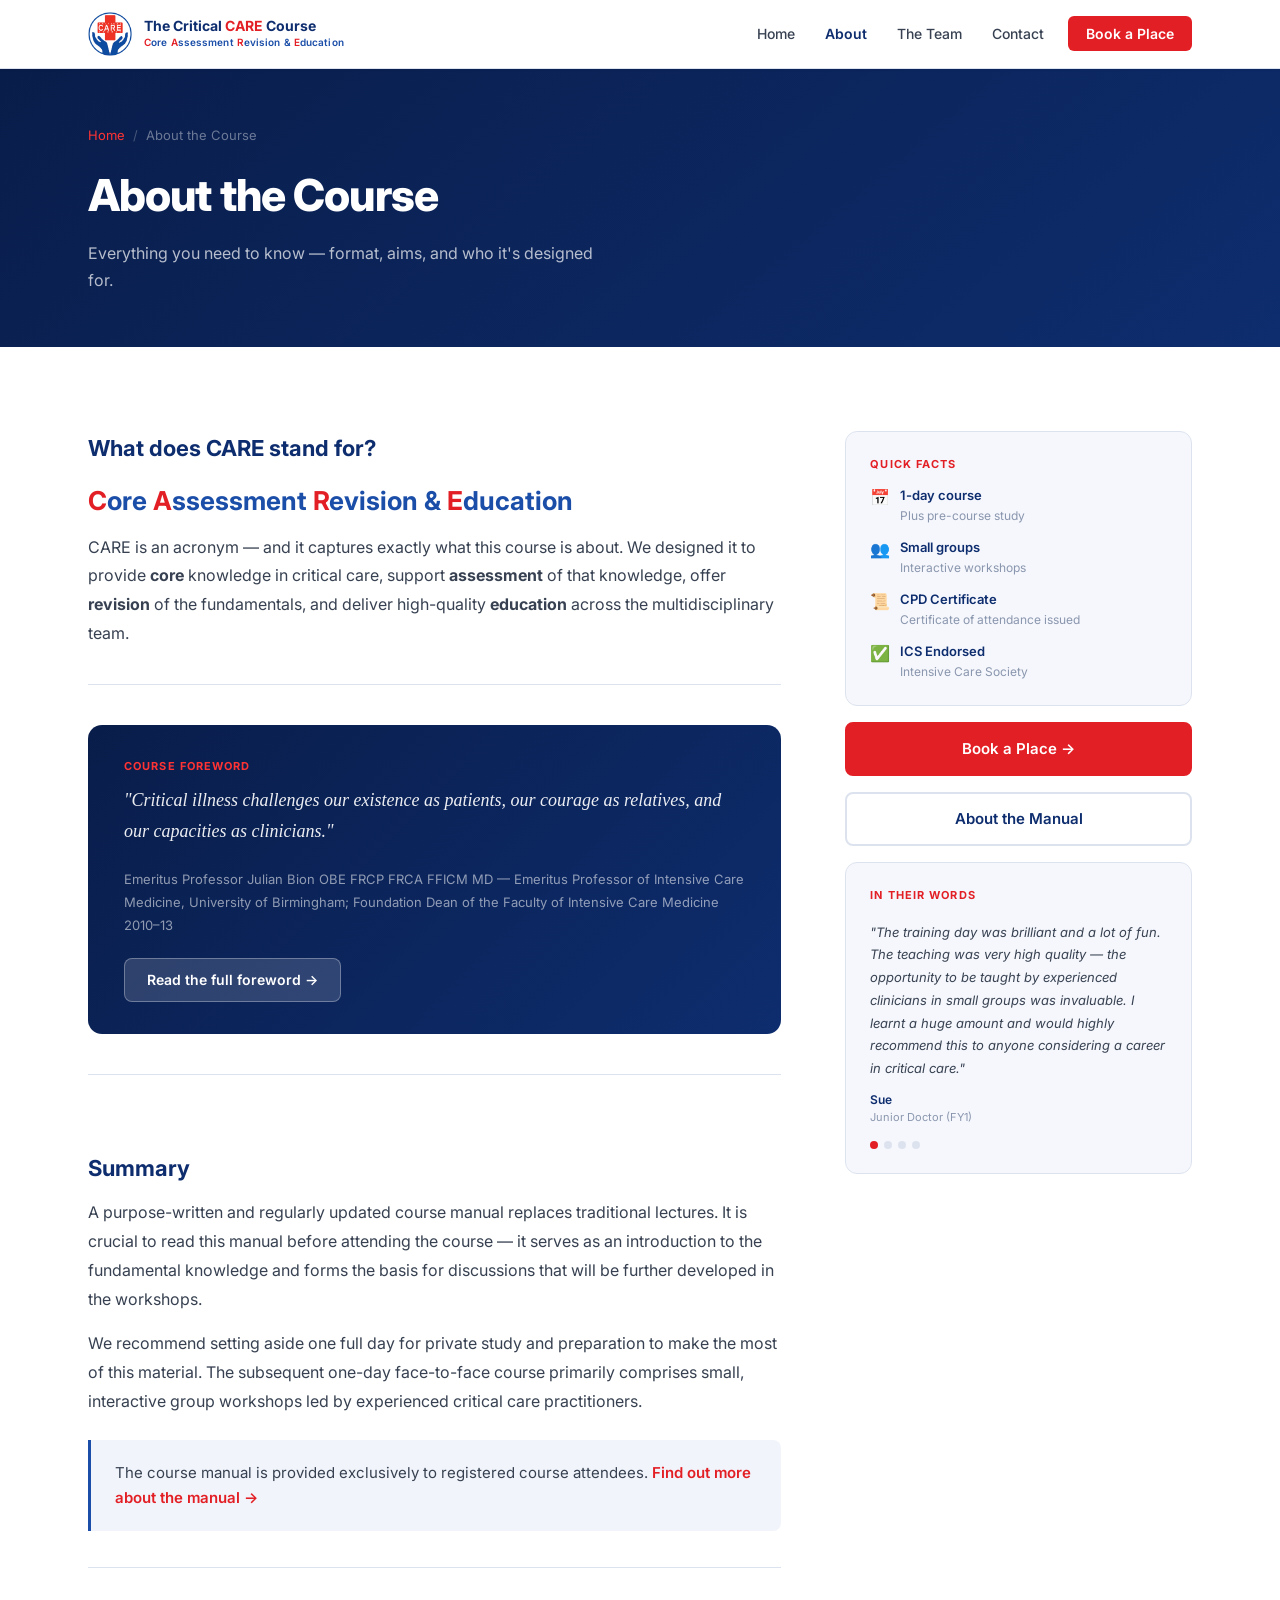
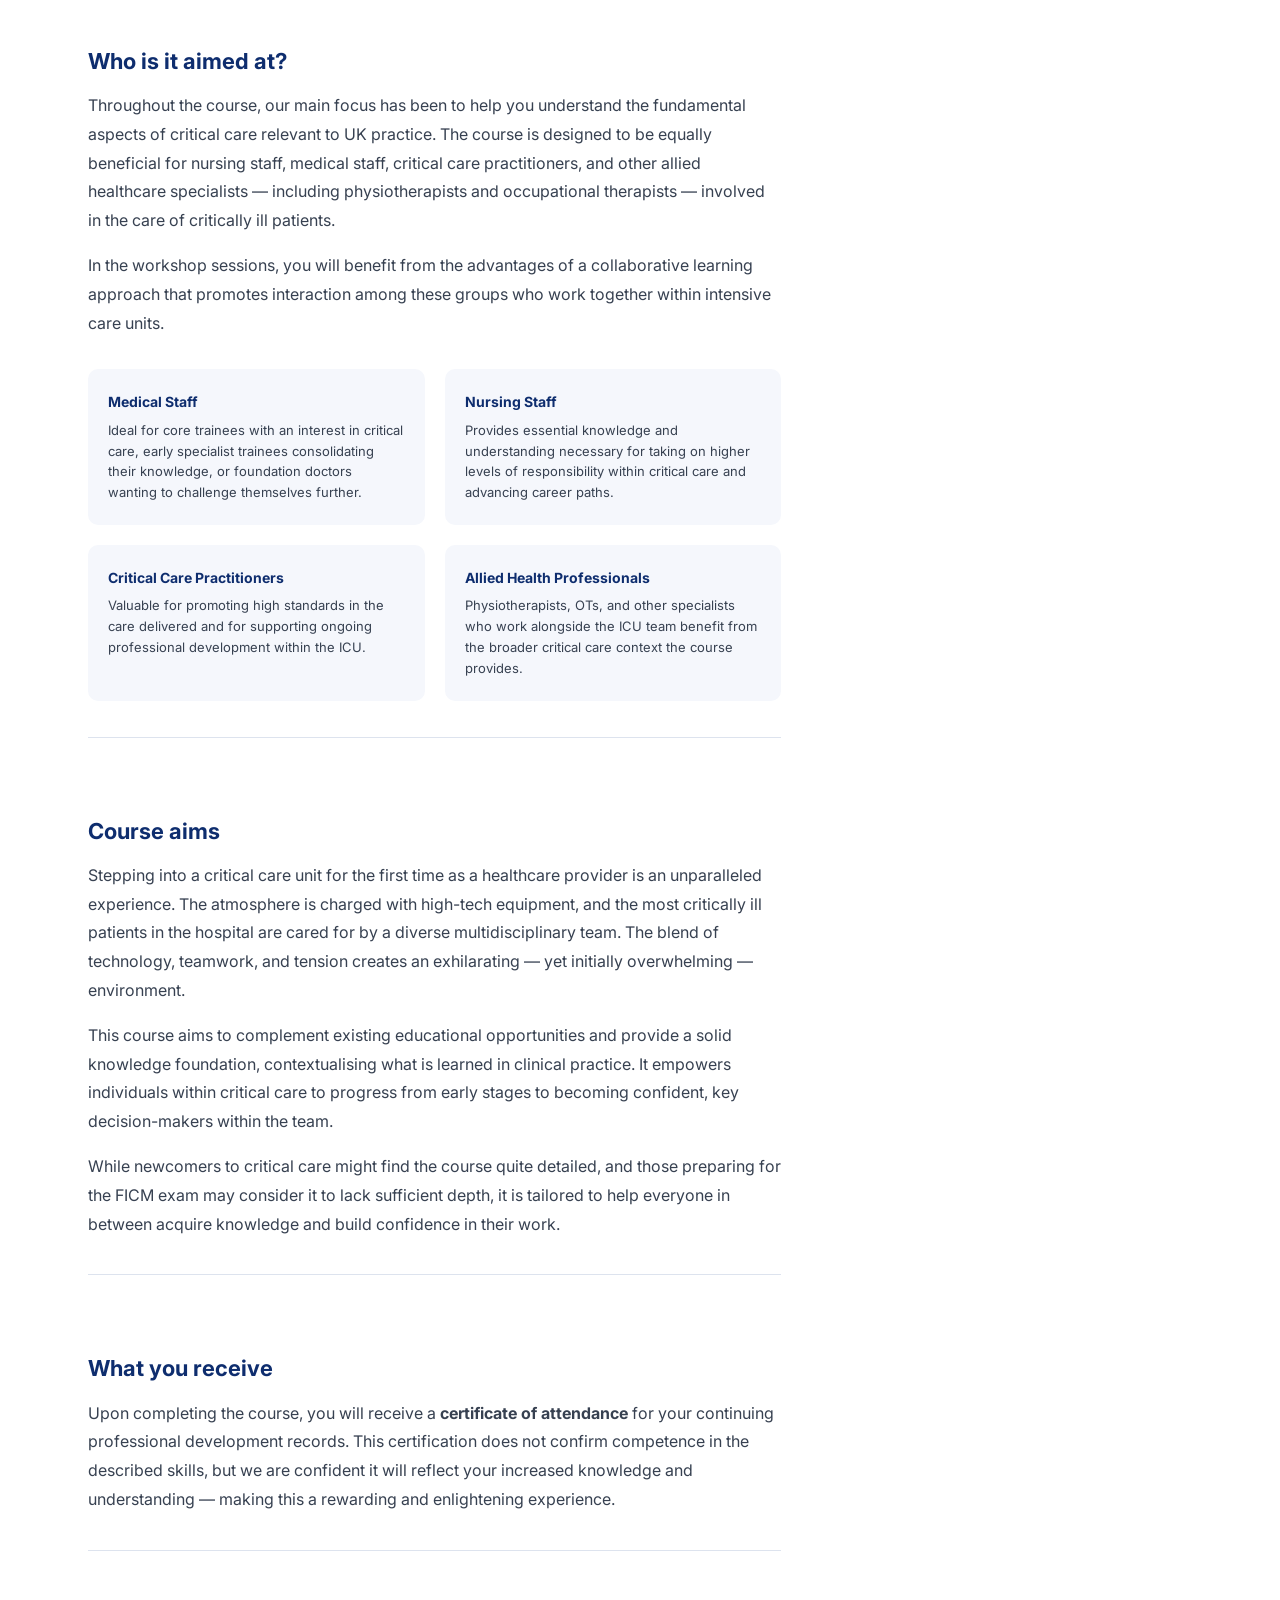
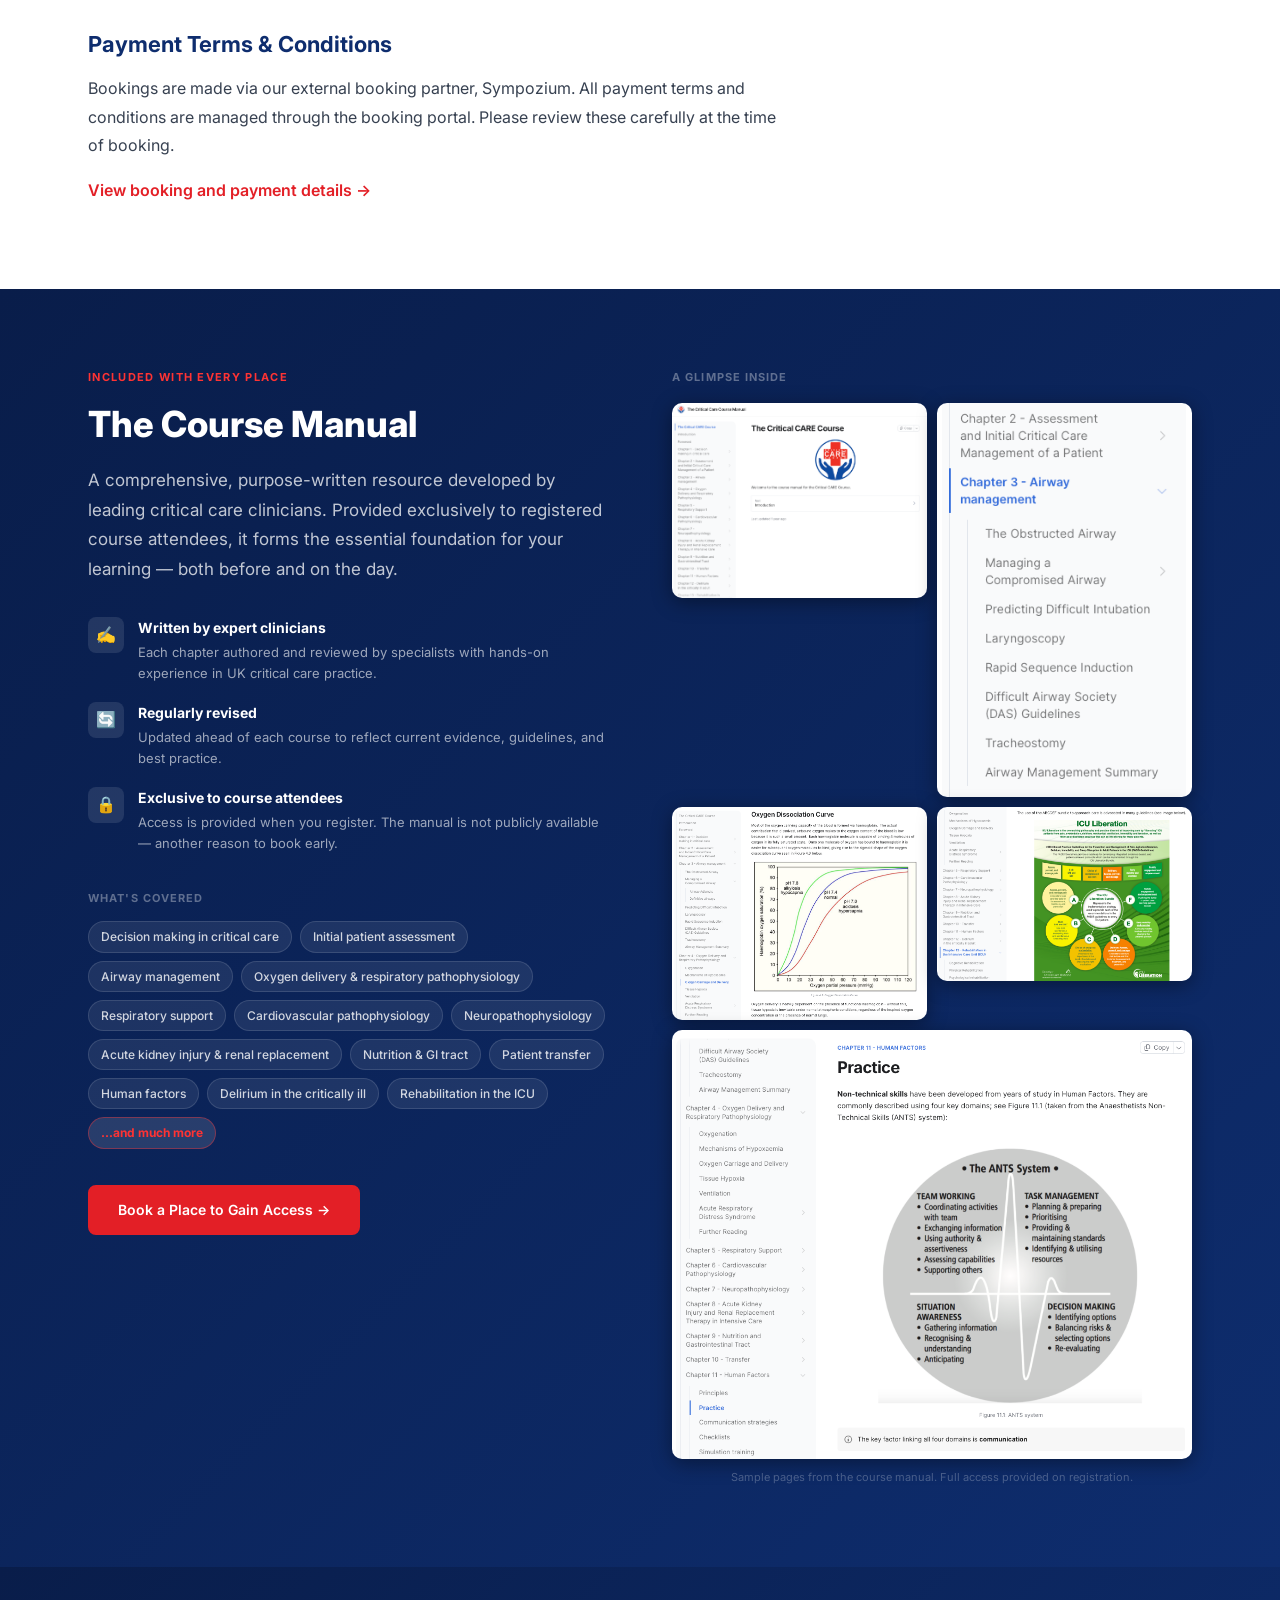
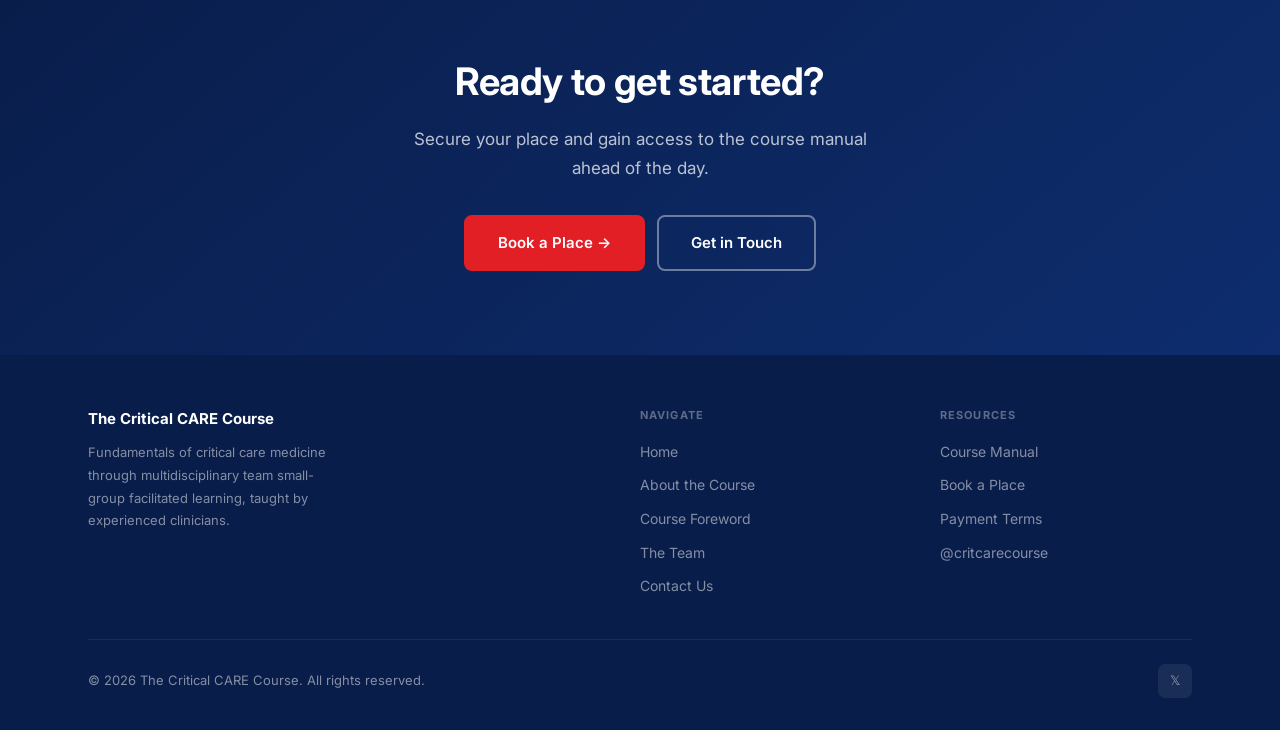
<file: about.html>
<!DOCTYPE html>
<html lang="en">
<head>
  <meta charset="UTF-8">
  <meta name="viewport" content="width=device-width, initial-scale=1.0">
  <meta name="description" content="About The Critical CARE Course — format, aims, who it's designed for, and what you'll get from attending.">
  <title>About the Course — The Critical CARE Course</title>
  <link rel="preconnect" href="https://fonts.googleapis.com">
  <link rel="preconnect" href="https://fonts.gstatic.com" crossorigin>
  <link href="https://fonts.googleapis.com/css2?family=Inter:wght@300;400;500;600;700;800&display=swap" rel="stylesheet">
  <link rel="stylesheet" href="styles.css">
</head>
<body>

  <!-- ========== NAVIGATION ========== -->
  <nav>
    <div class="container">
      <div class="nav-inner">
        <a href="index.html" class="nav-logo">
          <img src="images/Logo.png" alt="The Critical CARE Course" style="height:44px; width:auto; flex-shrink:0;">
          <div class="nav-logo-text">
            <div class="brand">The Critical <span style="color:var(--red)">CARE</span> Course</div>
            <div class="sub"><span style="color:var(--red)">C</span>ore <span style="color:var(--red)">A</span>ssessment <span style="color:var(--red)">R</span>evision &amp; <span style="color:var(--red)">E</span>ducation</div>
          </div>
        </a>
        <ul class="nav-links" id="navLinks">
          <li><a href="index.html">Home</a></li>
          <li><a href="about.html" style="color:var(--navy); font-weight:600;">About</a></li>
          <li><a href="team.html">The Team</a></li>
          <li><a href="contact.html">Contact</a></li>
          <li><a href="https://sympozium.co.uk/organisation/33307acd-b461-46ff-9f37-370a559ac1a8" target="_blank" rel="noopener" class="nav-cta">Book a Place</a></li>
        </ul>
        <button class="nav-toggle" id="navToggle" aria-label="Open menu">
          <span></span><span></span><span></span>
        </button>
      </div>
    </div>
  </nav>

  <!-- ========== PAGE HERO ========== -->
  <header class="page-hero">
    <div class="container">
      <div class="breadcrumb">
        <a href="index.html">Home</a>
        <span class="breadcrumb-sep">/</span>
        <span>About the Course</span>
      </div>
      <h1>About the Course</h1>
      <p>Everything you need to know — format, aims, and who it's designed for.</p>
    </div>
  </header>

  <!-- ========== MAIN CONTENT ========== -->
  <section>
    <div class="container">
      <div style="display:grid; grid-template-columns:2fr 1fr; gap:64px; align-items:start;">

        <!-- Left: content -->
        <div class="content-block">

          <h2>What does CARE stand for?</h2>
          <p style="font-size:clamp(18px,2.2vw,26px); font-weight:700; margin-bottom:8px;">
            <span class="acronym-text"><span class="acr">C</span>ore <span class="acr">A</span>ssessment <span class="acr">R</span>evision &amp; <span class="acr">E</span>ducation</span>
          </p>
          <p>
            CARE is an acronym — and it captures exactly what this course is about. We designed it to provide <strong>core</strong> knowledge in critical care, support <strong>assessment</strong> of that knowledge, offer <strong>revision</strong> of the fundamentals, and deliver high-quality <strong>education</strong> across the multidisciplinary team.
          </p>

          <hr class="content-hr">

          <!-- ===== FOREWORD TEASER ===== -->
          <div style="background:linear-gradient(135deg, var(--blue-deep) 0%, var(--blue-dark) 100%); border-radius:14px; padding:32px 36px; margin:40px 0;">
            <p style="font-size:11px; font-weight:700; letter-spacing:0.1em; text-transform:uppercase; color:#FF3333; margin-bottom:8px;">Course Foreword</p>
            <p style="font-family:'Georgia',serif; font-size:18px; font-style:italic; color:rgba(255,255,255,0.92); line-height:1.75; margin-bottom:20px;">
              "Critical illness challenges our existence as patients, our courage as relatives, and our capacities as clinicians."
            </p>
            <p style="font-size:13px; color:rgba(255,255,255,0.55); margin-bottom:20px;">Emeritus Professor Julian Bion OBE FRCP FRCA FFICM MD &mdash; Emeritus Professor of Intensive Care Medicine, University of Birmingham; Foundation Dean of the Faculty of Intensive Care Medicine 2010&ndash;13</p>
            <a href="foreword.html" class="btn" style="background:rgba(255,255,255,0.15); color:white; border:1px solid rgba(255,255,255,0.3); padding:10px 22px; font-size:14px; text-decoration:none; border-radius:8px; display:inline-flex; align-items:center; gap:6px; transition:background 0.2s;">Read the full foreword &rarr;</a>
          </div>

          <hr class="content-hr">

          <h2>Summary</h2>
          <p>
            A purpose-written and regularly updated course manual replaces traditional lectures. It is crucial to read this manual before attending the course — it serves as an introduction to the fundamental knowledge and forms the basis for discussions that will be further developed in the workshops.
          </p>
          <p>
            We recommend setting aside one full day for private study and preparation to make the most of this material. The subsequent one-day face-to-face course primarily comprises small, interactive group workshops led by experienced critical care practitioners.
          </p>

          <div class="info-box">
            <p>The course manual is provided exclusively to registered course attendees. <a href="#manual" style="color:var(--teal); font-weight:600;">Find out more about the manual &rarr;</a></p>
          </div>

          <hr class="content-hr">

          <h2>Who is it aimed at?</h2>
          <p>
            Throughout the course, our main focus has been to help you understand the fundamental aspects of critical care relevant to UK practice. The course is designed to be equally beneficial for nursing staff, medical staff, critical care practitioners, and other allied healthcare specialists — including physiotherapists and occupational therapists — involved in the care of critically ill patients.
          </p>
          <p>
            In the workshop sessions, you will benefit from the advantages of a collaborative learning approach that promotes interaction among these groups who work together within intensive care units.
          </p>

          <div class="two-col-grid">
            <div class="feature-item">
              <h4>Medical Staff</h4>
              <p>Ideal for core trainees with an interest in critical care, early specialist trainees consolidating their knowledge, or foundation doctors wanting to challenge themselves further.</p>
            </div>
            <div class="feature-item">
              <h4>Nursing Staff</h4>
              <p>Provides essential knowledge and understanding necessary for taking on higher levels of responsibility within critical care and advancing career paths.</p>
            </div>
            <div class="feature-item">
              <h4>Critical Care Practitioners</h4>
              <p>Valuable for promoting high standards in the care delivered and for supporting ongoing professional development within the ICU.</p>
            </div>
            <div class="feature-item">
              <h4>Allied Health Professionals</h4>
              <p>Physiotherapists, OTs, and other specialists who work alongside the ICU team benefit from the broader critical care context the course provides.</p>
            </div>
          </div>

          <hr class="content-hr">

          <h2>Course aims</h2>
          <p>
            Stepping into a critical care unit for the first time as a healthcare provider is an unparalleled experience. The atmosphere is charged with high-tech equipment, and the most critically ill patients in the hospital are cared for by a diverse multidisciplinary team. The blend of technology, teamwork, and tension creates an exhilarating — yet initially overwhelming — environment.
          </p>
          <p>
            This course aims to complement existing educational opportunities and provide a solid knowledge foundation, contextualising what is learned in clinical practice. It empowers individuals within critical care to progress from early stages to becoming confident, key decision-makers within the team.
          </p>
          <p>
            While newcomers to critical care might find the course quite detailed, and those preparing for the FICM exam may consider it to lack sufficient depth, it is tailored to help everyone in between acquire knowledge and build confidence in their work.
          </p>

          <hr class="content-hr">

          <h2>What you receive</h2>
          <p>
            Upon completing the course, you will receive a <strong>certificate of attendance</strong> for your continuing professional development records. This certification does not confirm competence in the described skills, but we are confident it will reflect your increased knowledge and understanding — making this a rewarding and enlightening experience.
          </p>

          <hr class="content-hr" id="terms">

          <h2>Payment Terms &amp; Conditions</h2>
          <p>
            Bookings are made via our external booking partner, Sympozium. All payment terms and conditions are managed through the booking portal. Please review these carefully at the time of booking.
          </p>
          <p>
            <a href="https://sympozium.co.uk/organisation/33307acd-b461-46ff-9f37-370a559ac1a8" target="_blank" rel="noopener" style="color:var(--teal); font-weight:600;">View booking and payment details &rarr;</a>
          </p>

        </div>

        <!-- Right: sidebar -->
        <div>
          <div style="position:sticky; top:88px; display:flex; flex-direction:column; gap:16px;">

            <div style="background:var(--off-white); border-radius:12px; padding:24px; border:1px solid var(--light-gray);">
              <div style="font-size:11px; font-weight:700; letter-spacing:0.1em; text-transform:uppercase; color:var(--teal); margin-bottom:12px;">Quick facts</div>
              <div style="display:flex; flex-direction:column; gap:12px;">
                <div style="display:flex; gap:10px; align-items:flex-start;">
                  <span style="font-size:16px;">📅</span>
                  <div>
                    <div style="font-size:13px; font-weight:600; color:var(--navy);">1-day course</div>
                    <div style="font-size:12px; color:var(--mid-gray);">Plus pre-course study</div>
                  </div>
                </div>
                <div style="display:flex; gap:10px; align-items:flex-start;">
                  <span style="font-size:16px;">👥</span>
                  <div>
                    <div style="font-size:13px; font-weight:600; color:var(--navy);">Small groups</div>
                    <div style="font-size:12px; color:var(--mid-gray);">Interactive workshops</div>
                  </div>
                </div>
                <div style="display:flex; gap:10px; align-items:flex-start;">
                  <span style="font-size:16px;">📜</span>
                  <div>
                    <div style="font-size:13px; font-weight:600; color:var(--navy);">CPD Certificate</div>
                    <div style="font-size:12px; color:var(--mid-gray);">Certificate of attendance issued</div>
                  </div>
                </div>
                <div style="display:flex; gap:10px; align-items:flex-start;">
                  <span style="font-size:16px;">✅</span>
                  <div>
                    <div style="font-size:13px; font-weight:600; color:var(--navy);">ICS Endorsed</div>
                    <div style="font-size:12px; color:var(--mid-gray);">Intensive Care Society</div>
                  </div>
                </div>
              </div>
            </div>

            <a href="https://sympozium.co.uk/organisation/33307acd-b461-46ff-9f37-370a559ac1a8" target="_blank" rel="noopener" class="btn btn-primary" style="width:100%; justify-content:center;">Book a Place &rarr;</a>

            <a href="#manual" class="btn btn-outline" style="width:100%; justify-content:center;">About the Manual</a>

            <!-- Rotating testimonials widget -->
            <div style="background:var(--off-white); border-radius:12px; padding:24px; border:1px solid var(--light-gray);">
              <div style="font-size:11px; font-weight:700; letter-spacing:0.1em; text-transform:uppercase; color:var(--red); margin-bottom:16px;">In their words</div>

              <div id="sidebar-testimonials" style="position:relative; min-height:140px;">

                <div class="sb-slide active">
                  <p style="font-size:13px; line-height:1.75; color:var(--body-text); font-style:italic; margin-bottom:10px;">"The training day was brilliant and a lot of fun. The teaching was very high quality — the opportunity to be taught by experienced clinicians in small groups was invaluable. I learnt a huge amount and would highly recommend this to anyone considering a career in critical care."</p>
                  <div style="font-size:12px; font-weight:600; color:var(--navy);">Sue</div>
                  <div style="font-size:11px; color:var(--mid-gray);">Junior Doctor (FY1)</div>
                </div>

                <div class="sb-slide">
                  <p style="font-size:13px; line-height:1.75; color:var(--body-text); font-style:italic; margin-bottom:10px;">"Really good, informative course pitched at the perfect level for foundation trainees. I genuinely feel that I have learnt a lot about basic principles of critical care, which can be difficult to pick up on shift when it's busy."</p>
                  <div style="font-size:12px; font-weight:600; color:var(--navy);">Jonny</div>
                  <div style="font-size:11px; color:var(--mid-gray);">Junior Doctor</div>
                </div>

                <div class="sb-slide">
                  <p style="font-size:13px; line-height:1.75; color:var(--body-text); font-style:italic; margin-bottom:10px;">"Well pitched for a CT1 in anaesthetics — the small-group format worked well with a good mixture of topics. I'm feeling more confident about starting my ICM module."</p>
                  <div style="font-size:12px; font-weight:600; color:var(--navy);">James</div>
                  <div style="font-size:11px; color:var(--mid-gray);">CT1 Anaesthetics</div>
                </div>

                <div class="sb-slide">
                  <p style="font-size:13px; line-height:1.75; color:var(--body-text); font-style:italic; margin-bottom:10px;">"Interesting, informative, useful — helped me to understand more about critical care. A really good format to learn what I needed to know."</p>
                  <div style="font-size:12px; font-weight:600; color:var(--navy);">Past delegate</div>
                  <div style="font-size:11px; color:var(--mid-gray);">Multidisciplinary team</div>
                </div>

              </div>

              <!-- dots -->
              <div id="sb-dots" style="display:flex; gap:6px; margin-top:14px;">
                <button class="sb-dot active" onclick="sbGoTo(0)" aria-label="Testimonial 1"></button>
                <button class="sb-dot" onclick="sbGoTo(1)" aria-label="Testimonial 2"></button>
                <button class="sb-dot" onclick="sbGoTo(2)" aria-label="Testimonial 3"></button>
                <button class="sb-dot" onclick="sbGoTo(3)" aria-label="Testimonial 4"></button>
              </div>

            </div>

            <style>
              .sb-slide { display:none; animation: sbFade 0.5s ease; }
              .sb-slide.active { display:block; }
              @keyframes sbFade { from {opacity:0; transform:translateY(6px)} to {opacity:1; transform:translateY(0)} }
              .sb-dot { width:8px; height:8px; border-radius:50%; border:none; background:var(--light-gray); cursor:pointer; padding:0; transition:background 0.2s; }
              .sb-dot.active { background:var(--red); }
              .sb-dot:hover { background:var(--blue); }
            </style>

            <script>
              (function() {
                var slides = document.querySelectorAll('#sidebar-testimonials .sb-slide');
                var dots   = document.querySelectorAll('#sb-dots .sb-dot');
                var current = 0, timer;

                window.sbGoTo = function(n) {
                  slides[current].classList.remove('active');
                  dots[current].classList.remove('active');
                  current = n;
                  slides[current].classList.add('active');
                  dots[current].classList.add('active');
                  clearInterval(timer);
                  timer = setInterval(sbNext, 5000);
                };

                function sbNext() { sbGoTo((current + 1) % slides.length); }
                timer = setInterval(sbNext, 5000);
              })();
            </script>

          </div>
        </div>

      </div>
    </div>
  </section>

  <!-- ========== COURSE MANUAL ========== -->
  <section id="manual" style="background:linear-gradient(135deg, var(--blue-deep) 0%, var(--blue-dark) 100%); padding:80px 0;">
    <div class="container">

      <div class="manual-grid" style="display:grid; grid-template-columns:1fr 1fr; gap:64px; align-items:start;">

        <!-- Left: about the manual -->
        <div>
          <div class="section-eyebrow" style="color:#FF3333;">Included with every place</div>
          <h2 style="font-size:36px; font-weight:800; color:#fff; margin:16px 0 20px; line-height:1.2;">The Course Manual</h2>
          <p style="font-size:17px; color:rgba(255,255,255,0.75); line-height:1.75; margin-bottom:32px;">A comprehensive, purpose-written resource developed by leading critical care clinicians. Provided exclusively to registered course attendees, it forms the essential foundation for your learning — both before and on the day.</p>

          <div style="display:flex; flex-direction:column; gap:18px; margin-bottom:36px;">
            <div style="display:flex; gap:14px; align-items:flex-start;">
              <div style="width:36px; height:36px; border-radius:8px; background:rgba(255,255,255,0.1); display:flex; align-items:center; justify-content:center; flex-shrink:0; font-size:16px;">✍️</div>
              <div>
                <div style="font-size:14px; font-weight:700; color:#fff; margin-bottom:3px;">Written by expert clinicians</div>
                <div style="font-size:13px; color:rgba(255,255,255,0.6); line-height:1.6;">Each chapter authored and reviewed by specialists with hands-on experience in UK critical care practice.</div>
              </div>
            </div>
            <div style="display:flex; gap:14px; align-items:flex-start;">
              <div style="width:36px; height:36px; border-radius:8px; background:rgba(255,255,255,0.1); display:flex; align-items:center; justify-content:center; flex-shrink:0; font-size:16px;">🔄</div>
              <div>
                <div style="font-size:14px; font-weight:700; color:#fff; margin-bottom:3px;">Regularly revised</div>
                <div style="font-size:13px; color:rgba(255,255,255,0.6); line-height:1.6;">Updated ahead of each course to reflect current evidence, guidelines, and best practice.</div>
              </div>
            </div>
            <div style="display:flex; gap:14px; align-items:flex-start;">
              <div style="width:36px; height:36px; border-radius:8px; background:rgba(255,255,255,0.1); display:flex; align-items:center; justify-content:center; flex-shrink:0; font-size:16px;">🔒</div>
              <div>
                <div style="font-size:14px; font-weight:700; color:#fff; margin-bottom:3px;">Exclusive to course attendees</div>
                <div style="font-size:13px; color:rgba(255,255,255,0.6); line-height:1.6;">Access is provided when you register. The manual is not publicly available — another reason to book early.</div>
              </div>
            </div>
          </div>

          <!-- Chapter list -->
          <div style="font-size:11px; font-weight:700; letter-spacing:0.1em; text-transform:uppercase; color:rgba(255,255,255,0.35); margin-bottom:14px;">What's covered</div>
          <div style="display:flex; flex-wrap:wrap; gap:8px; margin-bottom:12px;">
            <span style="background:rgba(255,255,255,0.08); border:1px solid rgba(255,255,255,0.12); color:rgba(255,255,255,0.8); padding:5px 12px; border-radius:20px; font-size:12px; font-weight:500;">Decision making in critical care</span>
            <span style="background:rgba(255,255,255,0.08); border:1px solid rgba(255,255,255,0.12); color:rgba(255,255,255,0.8); padding:5px 12px; border-radius:20px; font-size:12px; font-weight:500;">Initial patient assessment</span>
            <span style="background:rgba(255,255,255,0.08); border:1px solid rgba(255,255,255,0.12); color:rgba(255,255,255,0.8); padding:5px 12px; border-radius:20px; font-size:12px; font-weight:500;">Airway management</span>
            <span style="background:rgba(255,255,255,0.08); border:1px solid rgba(255,255,255,0.12); color:rgba(255,255,255,0.8); padding:5px 12px; border-radius:20px; font-size:12px; font-weight:500;">Oxygen delivery &amp; respiratory pathophysiology</span>
            <span style="background:rgba(255,255,255,0.08); border:1px solid rgba(255,255,255,0.12); color:rgba(255,255,255,0.8); padding:5px 12px; border-radius:20px; font-size:12px; font-weight:500;">Respiratory support</span>
            <span style="background:rgba(255,255,255,0.08); border:1px solid rgba(255,255,255,0.12); color:rgba(255,255,255,0.8); padding:5px 12px; border-radius:20px; font-size:12px; font-weight:500;">Cardiovascular pathophysiology</span>
            <span style="background:rgba(255,255,255,0.08); border:1px solid rgba(255,255,255,0.12); color:rgba(255,255,255,0.8); padding:5px 12px; border-radius:20px; font-size:12px; font-weight:500;">Neuropathophysiology</span>
            <span style="background:rgba(255,255,255,0.08); border:1px solid rgba(255,255,255,0.12); color:rgba(255,255,255,0.8); padding:5px 12px; border-radius:20px; font-size:12px; font-weight:500;">Acute kidney injury &amp; renal replacement</span>
            <span style="background:rgba(255,255,255,0.08); border:1px solid rgba(255,255,255,0.12); color:rgba(255,255,255,0.8); padding:5px 12px; border-radius:20px; font-size:12px; font-weight:500;">Nutrition &amp; GI tract</span>
            <span style="background:rgba(255,255,255,0.08); border:1px solid rgba(255,255,255,0.12); color:rgba(255,255,255,0.8); padding:5px 12px; border-radius:20px; font-size:12px; font-weight:500;">Patient transfer</span>
            <span style="background:rgba(255,255,255,0.08); border:1px solid rgba(255,255,255,0.12); color:rgba(255,255,255,0.8); padding:5px 12px; border-radius:20px; font-size:12px; font-weight:500;">Human factors</span>
            <span style="background:rgba(255,255,255,0.08); border:1px solid rgba(255,255,255,0.12); color:rgba(255,255,255,0.8); padding:5px 12px; border-radius:20px; font-size:12px; font-weight:500;">Delirium in the critically ill</span>
            <span style="background:rgba(255,255,255,0.08); border:1px solid rgba(255,255,255,0.12); color:rgba(255,255,255,0.8); padding:5px 12px; border-radius:20px; font-size:12px; font-weight:500;">Rehabilitation in the ICU</span>
            <span style="background:rgba(255,255,255,0.12); border:1px solid rgba(255,51,51,0.4); color:#FF3333; padding:5px 12px; border-radius:20px; font-size:12px; font-weight:700;">...and much more</span>
          </div>

          <a href="https://sympozium.co.uk/organisation/33307acd-b461-46ff-9f37-370a559ac1a8" target="_blank" rel="noopener" class="btn btn-primary" style="margin-top:24px; font-size:14px; padding:12px 28px;">Book a Place to Gain Access &rarr;</a>
        </div>

        <!-- Right: manual preview screenshots -->
        <div>
          <div style="font-size:11px; font-weight:700; letter-spacing:0.1em; text-transform:uppercase; color:rgba(255,255,255,0.35); margin-bottom:16px;">A glimpse inside</div>

          <div class="manual-gallery" style="display:grid; grid-template-columns:1fr 1fr; gap:10px;">
            <img src="images/manual-preview-1.png" alt="Course manual — table of contents" style="width:100%; display:block; border-radius:10px; box-shadow:0 4px 20px rgba(0,0,0,0.4);">
            <img src="images/manual-preview-2.png" alt="Course manual — chapter contents" style="width:100%; display:block; border-radius:10px; box-shadow:0 4px 20px rgba(0,0,0,0.4);">
            <img src="images/manual-preview-3.png" alt="Course manual — oxygen dissociation curve" style="width:100%; display:block; border-radius:10px; box-shadow:0 4px 20px rgba(0,0,0,0.4);">
            <img src="images/manual-preview-4.png" alt="Course manual — ICU Liberation bundle" style="width:100%; display:block; border-radius:10px; box-shadow:0 4px 20px rgba(0,0,0,0.4);">
            <img src="images/manual-preview-5.png" alt="Course manual — human factors" style="width:100%; display:block; border-radius:10px; box-shadow:0 4px 20px rgba(0,0,0,0.4); grid-column:1/-1;">
          </div>
          <p style="font-size:11px; color:rgba(255,255,255,0.25); margin-top:10px; text-align:center;">Sample pages from the course manual. Full access provided on registration.</p>
        </div>

      </div>
    </div>
  </section>

  <!-- ========== CTA ========== -->
  <section class="cta-section">
    <div class="container">
      <h2>Ready to get started?</h2>
      <p>Secure your place and gain access to the course manual ahead of the day.</p>
      <div style="display:flex; gap:12px; justify-content:center; flex-wrap:wrap;">
        <a href="https://sympozium.co.uk/organisation/33307acd-b461-46ff-9f37-370a559ac1a8" target="_blank" rel="noopener" class="btn btn-primary" style="font-size:15px; padding:14px 32px;">Book a Place &rarr;</a>
        <a href="contact.html" class="btn btn-outline-white" style="font-size:15px; padding:14px 32px;">Get in Touch</a>
      </div>
    </div>
  </section>

  <!-- ========== FOOTER ========== -->
  <footer>
    <div class="container">
      <div class="footer-grid">
        <div class="footer-brand">
          <div class="footer-brand-name">The Critical CARE Course</div>
          <p>Fundamentals of critical care medicine through multidisciplinary team small-group facilitated learning, taught by experienced clinicians.</p>
        </div>
        <div>
          <h4>Navigate</h4>
          <ul class="footer-links">
            <li><a href="index.html">Home</a></li>
            <li><a href="about.html">About the Course</a></li>
            <li><a href="foreword.html">Course Foreword</a></li>
            <li><a href="team.html">The Team</a></li>
            <li><a href="contact.html">Contact Us</a></li>
          </ul>
        </div>
        <div>
          <h4>Resources</h4>
          <ul class="footer-links">
            <li><a href="about.html#manual">Course Manual</a></li>
            <li><a href="https://sympozium.co.uk/organisation/33307acd-b461-46ff-9f37-370a559ac1a8" target="_blank" rel="noopener">Book a Place</a></li>
            <li><a href="about.html#terms">Payment Terms</a></li>
            <li><a href="https://twitter.com/critcarecourse" target="_blank" rel="noopener">@critcarecourse</a></li>
          </ul>
        </div>
      </div>
      <div class="footer-bottom">
        <span>&copy; 2026 The Critical CARE Course. All rights reserved.</span>
        <div class="footer-social">
          <a href="https://twitter.com/critcarecourse" target="_blank" rel="noopener" class="social-link" aria-label="Twitter / X">&#120143;</a>
        </div>
      </div>
    </div>
  </footer>

  <script>
    const toggle = document.getElementById('navToggle');
    const links  = document.getElementById('navLinks');
    toggle.addEventListener('click', () => links.classList.toggle('open'));
    links.querySelectorAll('a').forEach(a => a.addEventListener('click', () => links.classList.remove('open')));
  </script>

  <style>
    @media (max-width: 860px) {
      .container > div[style*="grid-template-columns:2fr 1fr"] {
        display: block !important;
      }
      .content-block { max-width: 100%; margin-bottom: 40px; }
      .manual-grid {
        display: block !important;
      }
      .manual-grid > div:first-child {
        margin-bottom: 40px;
      }
    }
    @media (max-width: 600px) {
      .manual-gallery {
        grid-template-columns: 1fr !important;
      }
    }
  </style>

</body>
</html>
</file>
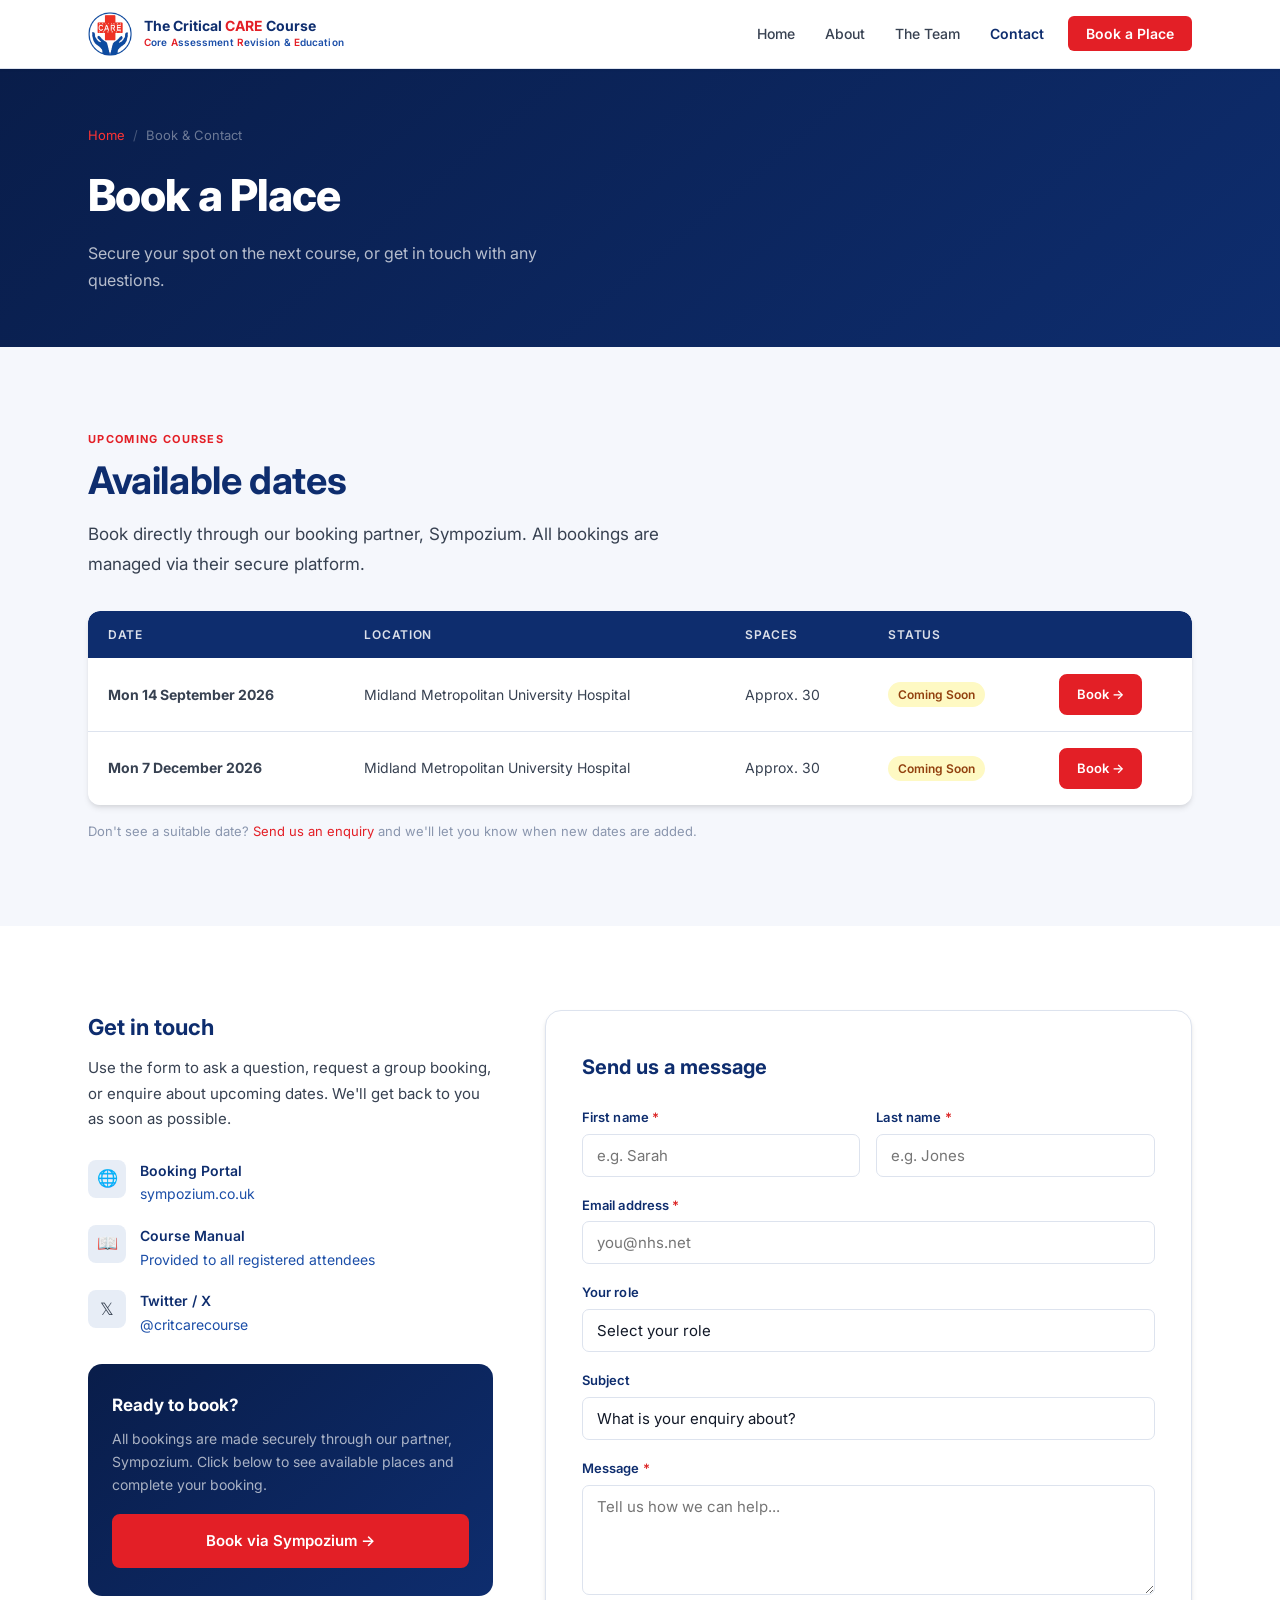
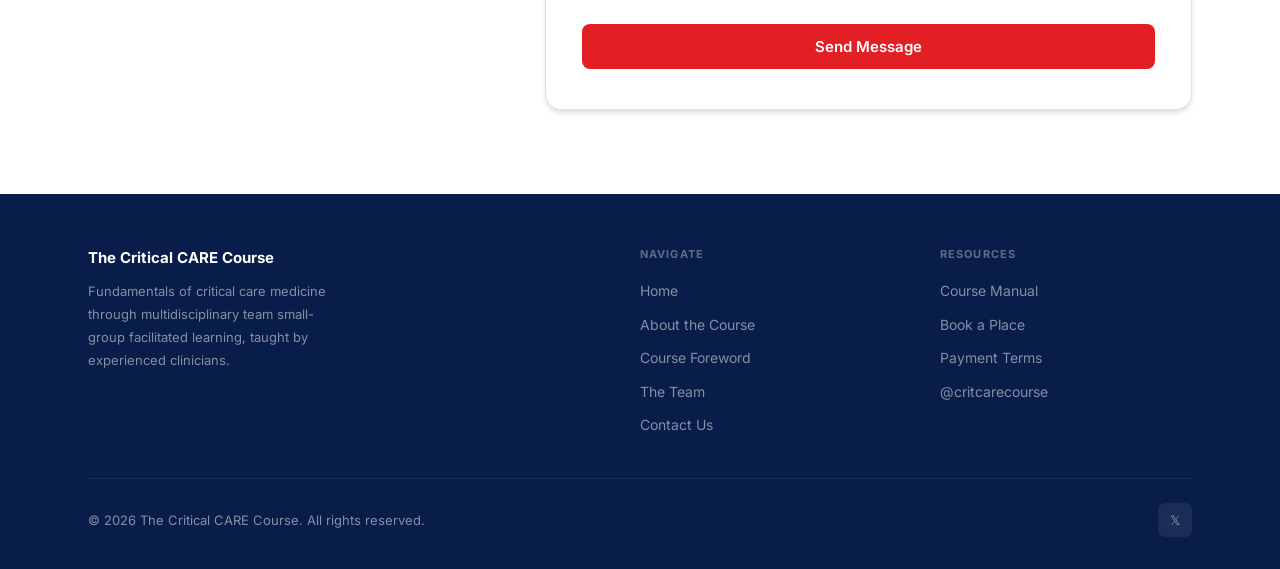
<file: contact.html>
<!DOCTYPE html>
<html lang="en">
<head>
  <meta charset="UTF-8">
  <meta name="viewport" content="width=device-width, initial-scale=1.0">
  <meta name="description" content="Book a place on The Critical CARE Course or get in touch with the team.">
  <title>Book &amp; Contact — The Critical CARE Course</title>
  <link rel="preconnect" href="https://fonts.googleapis.com">
  <link rel="preconnect" href="https://fonts.gstatic.com" crossorigin>
  <link href="https://fonts.googleapis.com/css2?family=Inter:wght@300;400;500;600;700;800&display=swap" rel="stylesheet">
  <link rel="stylesheet" href="styles.css">
</head>
<body>

  <!-- ========== NAVIGATION ========== -->
  <nav>
    <div class="container">
      <div class="nav-inner">
        <a href="index.html" class="nav-logo">
          <img src="images/Logo.png" alt="The Critical CARE Course" style="height:44px; width:auto; flex-shrink:0;">
          <div class="nav-logo-text">
            <div class="brand">The Critical <span style="color:var(--red)">CARE</span> Course</div>
            <div class="sub"><span style="color:var(--red)">C</span>ore <span style="color:var(--red)">A</span>ssessment <span style="color:var(--red)">R</span>evision &amp; <span style="color:var(--red)">E</span>ducation</div>
          </div>
        </a>
        <ul class="nav-links" id="navLinks">
          <li><a href="index.html">Home</a></li>
          <li><a href="about.html">About</a></li>
          <li><a href="team.html">The Team</a></li>
          <li><a href="contact.html" style="color:var(--navy); font-weight:600;">Contact</a></li>
          <li><a href="https://sympozium.co.uk/organisation/33307acd-b461-46ff-9f37-370a559ac1a8" target="_blank" rel="noopener" class="nav-cta">Book a Place</a></li>
        </ul>
        <button class="nav-toggle" id="navToggle" aria-label="Open menu">
          <span></span><span></span><span></span>
        </button>
      </div>
    </div>
  </nav>

  <!-- ========== PAGE HERO ========== -->
  <header class="page-hero">
    <div class="container">
      <div class="breadcrumb">
        <a href="index.html">Home</a>
        <span class="breadcrumb-sep">/</span>
        <span>Book &amp; Contact</span>
      </div>
      <h1>Book a Place</h1>
      <p>Secure your spot on the next course, or get in touch with any questions.</p>
    </div>
  </header>

  <!-- ========== UPCOMING DATES ========== -->
  <section class="dates-section">
    <div class="container">
      <div class="section-eyebrow">Upcoming Courses</div>
      <h2 class="section-title">Available dates</h2>
      <p class="section-lead" style="margin-bottom:32px;">Book directly through our booking partner, Sympozium. All bookings are managed via their secure platform.</p>

      <!--
        ======================================================
        HOW TO UPDATE COURSE DATES:
        Edit the rows in the <tbody> below.
        - Change the date, location, and spaces in each <td>.
        - For the status badge, use one of:
            <span class="status-badge status-open">Open</span>
            <span class="status-badge status-limited">Limited spaces</span>
            <span class="status-badge status-full">Full</span>
        - To add a row, copy a <tr>...</tr> block and edit it.
        - To remove a date, delete the <tr>...</tr> block.
        ======================================================
      -->
      <div class="dates-table-wrap">
        <table class="dates-table">
          <thead>
            <tr>
              <th>Date</th>
              <th>Location</th>
              <th>Spaces</th>
              <th>Status</th>
              <th></th>
            </tr>
          </thead>
          <tbody>
            <!-- ===== ADD / EDIT COURSE DATES BELOW ===== -->
            <tr>
              <td><strong>Mon 14 September 2026</strong></td>
              <td>Midland Metropolitan University Hospital</td>
              <td>Approx. 30</td>
              <td><span class="status-badge status-limited">Coming Soon</span></td>
              <td><a href="https://sympozium.co.uk/organisation/33307acd-b461-46ff-9f37-370a559ac1a8" target="_blank" rel="noopener" class="btn btn-primary" style="padding:8px 16px; font-size:13px;">Book &rarr;</a></td>
            </tr>
            <tr>
              <td><strong>Mon 7 December 2026</strong></td>
              <td>Midland Metropolitan University Hospital</td>
              <td>Approx. 30</td>
              <td><span class="status-badge status-limited">Coming Soon</span></td>
              <td><a href="https://sympozium.co.uk/organisation/33307acd-b461-46ff-9f37-370a559ac1a8" target="_blank" rel="noopener" class="btn btn-primary" style="padding:8px 16px; font-size:13px;">Book &rarr;</a></td>
            </tr>
            <!-- ===== END COURSE DATES ===== -->
          </tbody>
        </table>
      </div>

      <p style="font-size:13px; color:var(--mid-gray); margin-top:16px;">
        Don't see a suitable date? <a href="#enquiry-form" style="color:var(--teal);">Send us an enquiry</a> and we'll let you know when new dates are added.
      </p>
    </div>
  </section>

  <!-- ========== CONTACT ========== -->
  <section id="enquiry-form">
    <div class="container">
      <div class="contact-layout">

        <!-- Aside -->
        <div class="contact-aside">
          <h2>Get in touch</h2>
          <p>Use the form to ask a question, request a group booking, or enquire about upcoming dates. We'll get back to you as soon as possible.</p>

          <div class="contact-item">
            <div class="contact-item-icon">🌐</div>
            <div class="contact-item-text">
              <strong>Booking Portal</strong>
              <a href="https://sympozium.co.uk/organisation/33307acd-b461-46ff-9f37-370a559ac1a8" target="_blank" rel="noopener">sympozium.co.uk</a>
            </div>
          </div>

          <div class="contact-item">
            <div class="contact-item-icon">📖</div>
            <div class="contact-item-text">
              <strong>Course Manual</strong>
              <a href="about.html#manual">Provided to all registered attendees</a>
            </div>
          </div>

          <div class="contact-item">
            <div class="contact-item-icon">𝕏</div>
            <div class="contact-item-text">
              <strong>Twitter / X</strong>
              <a href="https://twitter.com/critcarecourse" target="_blank" rel="noopener">@critcarecourse</a>
            </div>
          </div>

          <div class="book-cta-box">
            <h3>Ready to book?</h3>
            <p>All bookings are made securely through our partner, Sympozium. Click below to see available places and complete your booking.</p>
            <a href="https://sympozium.co.uk/organisation/33307acd-b461-46ff-9f37-370a559ac1a8" target="_blank" rel="noopener" class="btn btn-primary">Book via Sympozium &rarr;</a>
          </div>
        </div>

        <!-- Form -->
        <div class="form-card">
          <h3>Send us a message</h3>

          <!--
            ======================================================
            CONTACT FORM SETUP (Formspree):
            1. Go to https://formspree.io and create a free account.
            2. Create a new form — you'll receive a form endpoint URL like:
               https://formspree.io/f/xxxxxxxx
            3. Replace the action="..." value below with your endpoint.
            4. Formspree will email you each submission at no cost
               (up to 50 submissions/month on the free tier).
            ======================================================
          -->
          <form
            action="https://formspree.io/f/YOUR_FORM_ID"
            method="POST"
            id="contactForm"
          >
            <!-- Honeypot anti-spam field (hidden) -->
            <input type="text" name="_gotcha" style="display:none;">

            <div class="form-row">
              <div class="form-group">
                <label for="firstName">First name <span style="color:#dc2626;">*</span></label>
                <input type="text" id="firstName" name="firstName" required autocomplete="given-name" placeholder="e.g. Sarah">
              </div>
              <div class="form-group">
                <label for="lastName">Last name <span style="color:#dc2626;">*</span></label>
                <input type="text" id="lastName" name="lastName" required autocomplete="family-name" placeholder="e.g. Jones">
              </div>
            </div>

            <div class="form-group">
              <label for="email">Email address <span style="color:#dc2626;">*</span></label>
              <input type="email" id="email" name="email" required autocomplete="email" placeholder="you@nhs.net">
            </div>

            <div class="form-group">
              <label for="role">Your role</label>
              <select id="role" name="role">
                <option value="" disabled selected>Select your role</option>
                <option>Foundation Doctor (FY1 / FY2)</option>
                <option>Core Trainee</option>
                <option>Specialist Trainee</option>
                <option>Consultant</option>
                <option>Nursing Staff</option>
                <option>Critical Care Practitioner</option>
                <option>Allied Health Professional</option>
                <option>Other</option>
              </select>
            </div>

            <div class="form-group">
              <label for="subject">Subject</label>
              <select id="subject" name="subject">
                <option value="" disabled selected>What is your enquiry about?</option>
                <option>Course booking</option>
                <option>Group / departmental booking</option>
                <option>Upcoming dates</option>
                <option>Course content</option>
                <option>Course manual</option>
                <option>Other</option>
              </select>
            </div>

            <div class="form-group">
              <label for="message">Message <span style="color:#dc2626;">*</span></label>
              <textarea id="message" name="message" required placeholder="Tell us how we can help..."></textarea>
            </div>

            <button type="submit" class="form-submit" id="submitBtn">Send Message</button>


          </form>

          <!-- Success message (shown after submission) -->
          <div id="successMsg" style="display:none; text-align:center; padding:48px 24px;">
            <div style="width:64px; height:64px; border-radius:50%; background:linear-gradient(135deg, var(--blue) 0%, var(--blue-dark) 100%); display:flex; align-items:center; justify-content:center; margin:0 auto 20px; font-size:28px; color:#fff;">✓</div>
            <h3 style="font-size:22px; font-weight:700; color:var(--navy); margin-bottom:10px;">Thanks for your message!</h3>
            <p style="font-size:15px; color:var(--body-text); line-height:1.7;">We'll be in touch soon.</p>
          </div>

        </div>
      </div>
    </div>
  </section>

  <!-- ========== FOOTER ========== -->
  <footer>
    <div class="container">
      <div class="footer-grid">
        <div class="footer-brand">
          <div class="footer-brand-name">The Critical CARE Course</div>
          <p>Fundamentals of critical care medicine through multidisciplinary team small-group facilitated learning, taught by experienced clinicians.</p>
        </div>
        <div>
          <h4>Navigate</h4>
          <ul class="footer-links">
            <li><a href="index.html">Home</a></li>
            <li><a href="about.html">About the Course</a></li>
            <li><a href="foreword.html">Course Foreword</a></li>
            <li><a href="team.html">The Team</a></li>
            <li><a href="contact.html">Contact Us</a></li>
          </ul>
        </div>
        <div>
          <h4>Resources</h4>
          <ul class="footer-links">
            <li><a href="about.html#manual">Course Manual</a></li>
            <li><a href="https://sympozium.co.uk/organisation/33307acd-b461-46ff-9f37-370a559ac1a8" target="_blank" rel="noopener">Book a Place</a></li>
            <li><a href="about.html#terms">Payment Terms</a></li>
            <li><a href="https://twitter.com/critcarecourse" target="_blank" rel="noopener">@critcarecourse</a></li>
          </ul>
        </div>
      </div>
      <div class="footer-bottom">
        <span>&copy; 2026 The Critical CARE Course. All rights reserved.</span>
        <div class="footer-social">
          <a href="https://twitter.com/critcarecourse" target="_blank" rel="noopener" class="social-link" aria-label="Twitter / X">&#120143;</a>
        </div>
      </div>
    </div>
  </footer>

  <script>
    // Mobile nav
    const toggle = document.getElementById('navToggle');
    const links  = document.getElementById('navLinks');
    toggle.addEventListener('click', () => links.classList.toggle('open'));
    links.querySelectorAll('a').forEach(a => a.addEventListener('click', () => links.classList.remove('open')));

    // Form submission feedback (Formspree AJAX)
    const form       = document.getElementById('contactForm');
    const submitBtn  = document.getElementById('submitBtn');
    const successMsg = document.getElementById('successMsg');

    if (form) {
      form.addEventListener('submit', async function(e) {
        e.preventDefault();
        submitBtn.textContent = 'Sending...';
        submitBtn.disabled = true;

        const data = new FormData(form);

        try {
          const res = await fetch(form.action, {
            method: 'POST',
            body: data,
            headers: { 'Accept': 'application/json' }
          });

          if (res.ok) {
            form.style.display = 'none';
            successMsg.style.display = 'block';
          } else {
            submitBtn.textContent = 'Send Message';
            submitBtn.disabled = false;
            alert('Something went wrong. Please try again or email us directly.');
          }
        } catch (err) {
          submitBtn.textContent = 'Send Message';
          submitBtn.disabled = false;
          alert('Something went wrong. Please try again or email us directly.');
        }
      });
    }
  </script>

</body>
</html>
</file>
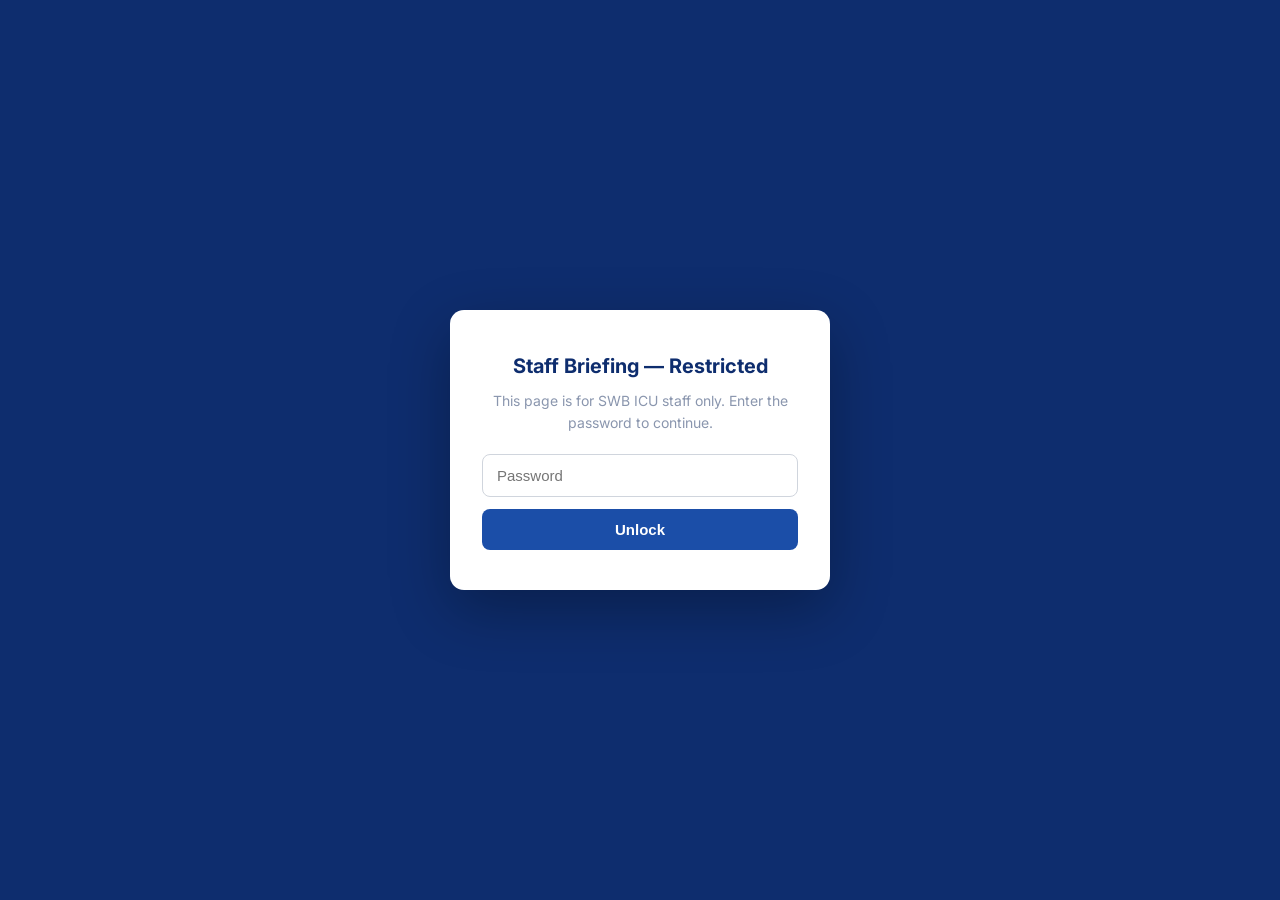
<file: staff-briefing.html>
<!DOCTYPE html>
<html lang="en">
<head>
  <meta charset="UTF-8">
  <meta name="viewport" content="width=device-width, initial-scale=1.0">
  <meta name="robots" content="noindex, nofollow">
  <meta name="description" content="Internal briefing for new ICU staff.">
  <title>New ICU Staff Briefing — The Critical CARE Course</title>
  <link rel="preconnect" href="https://fonts.googleapis.com">
  <link rel="preconnect" href="https://fonts.gstatic.com" crossorigin>
  <link href="https://fonts.googleapis.com/css2?family=Inter:wght@300;400;500;600;700;800&display=swap" rel="stylesheet">
  <link rel="stylesheet" href="styles.css">
  <style>
    /* ===== Password gate ===== */
    #gateOverlay {
      position: fixed; inset: 0; z-index: 9999;
      background: var(--navy, #0a2540);
      display: flex; align-items: center; justify-content: center;
      padding: 24px;
    }
    .gate-box {
      background: #fff; border-radius: 14px; padding: 40px 32px;
      max-width: 380px; width: 100%; text-align: center;
      box-shadow: 0 20px 60px rgba(0,0,0,0.3);
    }
    .gate-box h1 { font-size: 20px; margin-bottom: 8px; color: var(--navy, #0a2540); }
    .gate-box p { font-size: 14px; color: var(--mid-gray, #667); margin-bottom: 20px; }
    .gate-box input[type="password"] {
      width: 100%; padding: 12px 14px; font-size: 15px;
      border: 1px solid #d0d5dd; border-radius: 8px; margin-bottom: 12px;
      box-sizing: border-box;
    }
    .gate-box button {
      width: 100%; padding: 12px 14px; font-size: 15px; font-weight: 600;
      border: none; border-radius: 8px; cursor: pointer;
      background: var(--blue, #1d4ed8); color: #fff;
    }
    .gate-box button:hover { opacity: 0.9; }
    .gate-error { color: #dc2626; font-size: 13px; margin-top: 10px; display: none; }
    #siteContent { display: none; }

    /* ===== Briefing content helpers ===== */
    .briefing-warning {
      border: 1px solid #fecaca; background: #fef2f2; color: #991b1b;
      border-radius: 10px; padding: 16px 20px; font-weight: 600;
      font-size: 14px; text-align: center; margin: 24px 0 32px;
    }
    .checklist-step {
      background: var(--off-white, #f7f8fa); border-radius: 12px;
      padding: 20px 22px; margin-bottom: 14px; border-left: 4px solid var(--blue, #1d4ed8);
    }
    .checklist-step h3 { font-size: 16px; margin-bottom: 6px; color: var(--navy, #0a2540); }
    .checklist-step p { font-size: 14px; line-height: 1.6; margin: 0; }
    .briefing-table {
      width: 100%; border-collapse: collapse; margin: 16px 0 8px; font-size: 14px;
    }
    .briefing-table th, .briefing-table td {
      text-align: left; padding: 10px 14px; border-bottom: 1px solid #e5e7eb;
    }
    .briefing-table th { background: var(--off-white, #f7f8fa); }
    .contact-card {
      background: var(--off-white, #f7f8fa); border-radius: 10px;
      padding: 16px 20px; margin-bottom: 12px;
    }
    .contact-card strong { display: block; color: var(--navy, #0a2540); margin-bottom: 2px; }
    .briefing-prep {
      border: 1px solid #bbf7d0; background: #f0fdf4; color: #14532d;
      border-radius: 10px; padding: 18px 22px; margin: 20px 0; font-size: 14px; line-height: 1.7;
    }
    .briefing-prep ul { margin: 8px 0; padding-left: 20px; }
    .briefing-note {
      border: 1px solid #fed7aa; background: #fff7ed; color: #7c2d12;
      border-radius: 10px; padding: 14px 20px; font-size: 14px; font-weight: 500;
      margin: 24px 0; text-align: center;
    }
    .briefing-attribution {
      font-size: 12px; color: var(--mid-gray, #667); margin-top: 8px;
    }
  </style>
</head>
<body>

  <!-- ========== PASSWORD GATE ========== -->
  <div id="gateOverlay">
    <div class="gate-box">
      <h1>Staff Briefing — Restricted</h1>
      <p>This page is for SWB ICU staff only. Enter the password to continue.</p>
      <input type="password" id="gatePassword" placeholder="Password" autocomplete="off">
      <button id="gateSubmit">Unlock</button>
      <div class="gate-error" id="gateError">Incorrect password — please try again.</div>
    </div>
  </div>

  <div id="siteContent">

  <!-- ========== NAVIGATION ========== -->
  <nav>
    <div class="container">
      <div class="nav-inner">
        <a href="index.html" class="nav-logo">
          <img src="images/Logo.png" alt="The Critical CARE Course" style="height:44px; width:auto; flex-shrink:0;">
          <div class="nav-logo-text">
            <div class="brand">The Critical <span style="color:var(--red)">CARE</span> Course</div>
            <div class="sub"><span style="color:var(--red)">C</span>ore <span style="color:var(--red)">A</span>ssessment <span style="color:var(--red)">R</span>evision &amp; <span style="color:var(--red)">E</span>ducation</div>
          </div>
        </a>
        <ul class="nav-links" id="navLinks">
          <li><a href="index.html">Home</a></li>
          <li><a href="about.html">About</a></li>
          <li><a href="team.html">The Team</a></li>
          <li><a href="contact.html">Contact</a></li>
          <li><a href="https://sympozium.co.uk/organisation/33307acd-b461-46ff-9f37-370a559ac1a8" target="_blank" rel="noopener" class="nav-cta">Book a Place</a></li>
        </ul>
        <button class="nav-toggle" id="navToggle" aria-label="Open menu">
          <span></span><span></span><span></span>
        </button>
      </div>
    </div>
  </nav>

  <!-- ========== PAGE HERO ========== -->
  <header class="page-hero">
    <div class="container">
      <div class="breadcrumb">
        <a href="index.html">Home</a>
        <span class="breadcrumb-sep">/</span>
        <span>New ICU Staff Briefing</span>
      </div>
      <h1>Briefing for New ICU Staff</h1>
      <p>Internal guidance — please read carefully and act promptly.</p>
    </div>
  </header>

  <!-- ========== INTRO ========== -->
  <section style="padding-top:48px;">
    <div class="container" style="max-width:760px;">
      <p style="font-size:16px; line-height:1.7; color:var(--body-text);">
        Welcome — we're delighted you'll be joining us in the ICU. As part of your introduction to critical care,
        you'll attend <strong>The Critical CARE Course</strong> — an excellent two-day programme that will set you up
        well for your placement. Please read this document carefully and act on it promptly, as places are limited and
        some steps take time to arrange.
      </p>
      <p class="briefing-attribution">
        The Critical CARE Course is an independent external course; SWB facilitates places only.
      </p>

      <div class="briefing-prep">
        <strong>Before you start, make sure you have:</strong>
        <ul>
          <li>Familiarity with your study leave application process</li>
          <li>Rota team email to hand: <a href="mailto:swb-tr.SWBH-GM-anaes-rota@nhs.net">swb-tr.SWBH-GM-anaes-rota@nhs.net</a></li>
          <li>Course website bookmarked: <a href="https://thecriticalcarecourse.com" target="_blank" rel="noopener">thecriticalcarecourse.com</a></li>
        </ul>
        The course fee is fully reimbursable through study leave funding — you pay upfront and claim it back after
        attending. If you do not have access to study leave, contact Prof Hulme early before booking.
      </div>

      <div class="briefing-warning">
        Please complete all five steps below as soon as possible. We cannot guarantee a place on the course or shift cover if this is left too late.
      </div>
    </div>
  </section>

  <!-- ========== ACTION CHECKLIST ========== -->
  <section style="padding-top:0;">
    <div class="container" style="max-width:760px;">
      <h2 class="section-title" style="margin-bottom:20px;">Your Action Checklist</h2>

      <div class="checklist-step">
        <h3>1. Apply for Study Leave</h3>
        <p>If you have study leave allowance, apply for this in the usual way as soon as possible. No ICU signatures are needed before submitting — simply note on the form that attendance is <em>with permission from Prof Hulme to attend the Critical CARE Course at the start of your placement</em>.</p>
      </div>

      <div class="checklist-step">
        <h3>2. Notify the ICU roster team</h3>
        <p>Email the rostering team so your shift can be confirmed as covered <strong>before you book your place</strong>: <a href="mailto:swb-tr.SWBH-GM-anaes-rota@nhs.net">swb-tr.SWBH-GM-anaes-rota@nhs.net</a></p>
      </div>

      <div class="checklist-step">
        <h3>3. Book your place on the course</h3>
        <p>Once your shift is confirmed, visit the course website and secure your place. Pay upfront — the course fee is fully reimbursable through study leave funding. Visit: <a href="https://thecriticalcarecourse.com" target="_blank" rel="noopener">thecriticalcarecourse.com</a>. If you do not have access to a study leave budget, please contact Prof Hulme before you book your place.</p>
      </div>

      <div class="checklist-step">
        <h3>4. Complete your pre-course reading — Day 1 of the course</h3>
        <p>Work through the course manual before the face-to-face teaching day. The SWB education team considers this preparation day to be Day 1 of the course. It is expected to be completed during Self Development Time or in your own time.</p>
      </div>

      <div class="checklist-step">
        <h3>5. Submit your claim for reimbursement — after attending the course</h3>
        <p>Once you have attended the course, submit the relevant claim for the course fee in the usual way to recover it via your study leave funding.</p>
      </div>

      <div class="briefing-note">
        Worried about your shift? The department covers your shifts for the night before and the teaching day — see the Shift Cover section below for full details.
      </div>
    </div>
  </section>

  <!-- ========== ABOUT THE COURSE ========== -->
  <section>
    <div class="container" style="max-width:760px;">
      <h2 class="section-title" style="margin-bottom:14px;">About the Course</h2>
      <p style="font-size:15px; line-height:1.7; color:var(--body-text);">
        The Critical CARE Course runs over two days: Day 1 is self-directed preparation using the course manual
        (considered by the SWB education team as the first day of the course), followed by a face-to-face teaching day.
        The taught day builds directly on the manual, so it is essential you complete the pre-course reading beforehand
        and arrive with a good grasp of the background material.
      </p>
      <p style="font-size:15px; line-height:1.7; color:var(--body-text); margin-top:14px;">
        Course website: <a href="https://thecriticalcarecourse.com" target="_blank" rel="noopener">https://thecriticalcarecourse.com</a>
      </p>
      <p style="font-size:14px; line-height:1.7; color:var(--mid-gray);">
        Please note: The Critical CARE Course is an external course — SWB simply facilitates places. Booking is handled
        through the course's own web-based system. Once you have paid, course information — including the link to the
        course manual — is sent to you automatically. If it doesn't arrive, check your junk folder first (NHS email
        filters are often the culprit). If you still haven't received it, contact the course organisers directly.
      </p>
    </div>
  </section>

  <!-- ========== STUDY LEAVE & REIMBURSEMENT ========== -->
  <section>
    <div class="container" style="max-width:760px;">
      <h2 class="section-title" style="margin-bottom:14px;">Study Leave &amp; Reimbursement</h2>
      <p style="font-size:15px; line-height:1.7; color:var(--body-text);">
        The course fee is reimbursable through study leave funding via the standard SWB process. You will need to:
      </p>
      <ul style="font-size:15px; line-height:1.8; color:var(--body-text); padding-left:20px;">
        <li>Apply for study leave in the usual way.</li>
        <li>Book and pay for your place on the course website.</li>
        <li>Submit a claim for the course fee in the usual way <strong>after attending the course</strong>.</li>
      </ul>
      <p style="font-size:14px; line-height:1.7; color:var(--body-text); margin-top:10px;">
        <em>If you are not eligible for study leave funding, please contact Prof Hulme early — before booking your place.</em>
      </p>
      <p style="font-size:15px; line-height:1.7; color:var(--body-text); margin-top:10px;">
        Six weeks' notice is <strong>not</strong> required for this course — the education team is aware of this. You
        <strong>do not</strong> need ICU signatures before submitting. Simply note on the form that attendance is
        <em>with permission from Prof Hulme to attend the Critical CARE Course at the start of your placement</em>.
      </p>
    </div>
  </section>

  <!-- ========== SHIFT COVER ========== -->
  <section>
    <div class="container" style="max-width:760px;">
      <h2 class="section-title" style="margin-bottom:14px;">Shift Cover</h2>
      <p style="font-size:15px; line-height:1.7; color:var(--body-text);">
        SWB expects and supports attendance at the course as far as is reasonably possible. The department will cover
        several shifts to enable you to attend the face-to-face day, provided your study leave submission has been made
        in good time:
      </p>
      <table class="briefing-table">
        <tr><th>Night before the course</th><td>Shift can be covered</td></tr>
        <tr><th>Day of the course (normal working day)</th><td>Shift can be covered</td></tr>
        <tr><th>Day of the course (long day)</th><td>Attend the unit after the course and complete the remainder of the shift</td></tr>
      </table>
      <p style="font-size:14px; line-height:1.7; color:var(--mid-gray); margin-top:10px;">
        Please note: if you claim paid study leave and are granted time off (e.g. through shift rearrangement), you
        <strong>will be expected</strong> to repay the clinical time at a later stage.
      </p>
    </div>
  </section>

  <!-- ========== KEY CONTACTS ========== -->
  <section style="padding-bottom:64px;">
    <div class="container" style="max-width:760px;">
      <h2 class="section-title" style="margin-bottom:14px;">Key Contacts</h2>

      <div class="contact-card">
        <strong>ICU Rostering Team</strong>
        <a href="mailto:swb-tr.SWBH-GM-anaes-rota@nhs.net">swb-tr.SWBH-GM-anaes-rota@nhs.net</a>
        <div style="font-size:13px; color:var(--mid-gray); margin-top:2px;">For all shift cover and rota queries</div>
      </div>

      <div class="contact-card">
        <strong>Course Website</strong>
        <a href="https://thecriticalcarecourse.com" target="_blank" rel="noopener">thecriticalcarecourse.com</a>
        <div style="font-size:13px; color:var(--mid-gray); margin-top:2px;">Book your place and access course materials</div>
      </div>
    </div>
  </section>

  <!-- ========== FOOTER ========== -->
  <footer>
    <div class="container">
      <div class="footer-grid">
        <div class="footer-brand">
          <div class="footer-brand-name">The Critical CARE Course</div>
          <p>Fundamentals of critical care medicine through multidisciplinary team small-group facilitated learning, taught by experienced clinicians.</p>
        </div>
        <div>
          <h4>Navigate</h4>
          <ul class="footer-links">
            <li><a href="index.html">Home</a></li>
            <li><a href="about.html">About the Course</a></li>
            <li><a href="foreword.html">Course Foreword</a></li>
            <li><a href="team.html">The Team</a></li>
            <li><a href="contact.html">Contact Us</a></li>
          </ul>
        </div>
        <div>
          <h4>Resources</h4>
          <ul class="footer-links">
            <li><a href="about.html#manual">Course Manual</a></li>
            <li><a href="https://sympozium.co.uk/organisation/33307acd-b461-46ff-9f37-370a559ac1a8" target="_blank" rel="noopener">Book a Place</a></li>
            <li><a href="about.html#terms">Payment Terms</a></li>
            <li><a href="https://twitter.com/critcarecourse" target="_blank" rel="noopener">@critcarecourse</a></li>
          </ul>
        </div>
      </div>
      <div class="footer-bottom">
        <span>&copy; 2026 The Critical CARE Course. All rights reserved.</span>
        <div class="footer-social">
          <a href="https://twitter.com/critcarecourse" target="_blank" rel="noopener" class="social-link" aria-label="Twitter / X">&#120143;</a>
        </div>
      </div>
    </div>
  </footer>

  </div><!-- /#siteContent -->

  <script>
    // Mobile nav
    const toggle = document.getElementById('navToggle');
    const links  = document.getElementById('navLinks');
    if (toggle && links) {
      toggle.addEventListener('click', () => links.classList.toggle('open'));
      links.querySelectorAll('a').forEach(a => a.addEventListener('click', () => links.classList.remove('open')));
    }

    // ===== Password gate =====
    // NOTE: this is a client-side check only, suitable for keeping casual visitors
    // out of an unlinked page — it does not encrypt or hide this file's source.
    (function () {
      const PASSWORD = 'swbicuccc';
      const overlay  = document.getElementById('gateOverlay');
      const content  = document.getElementById('siteContent');
      const input    = document.getElementById('gatePassword');
      const button   = document.getElementById('gateSubmit');
      const errorMsg = document.getElementById('gateError');

      function unlock() {
        overlay.style.display = 'none';
        content.style.display = 'block';
        sessionStorage.setItem('ccc_staff_briefing_unlocked', 'true');
      }

      if (sessionStorage.getItem('ccc_staff_briefing_unlocked') === 'true') {
        unlock();
      }

      function tryPassword() {
        if (input.value === PASSWORD) {
          unlock();
        } else {
          errorMsg.style.display = 'block';
          input.value = '';
          input.focus();
        }
      }

      button.addEventListener('click', tryPassword);
      input.addEventListener('keydown', (e) => {
        if (e.key === 'Enter') tryPassword();
      });
    })();
  </script>

</body>
</html>
</file>
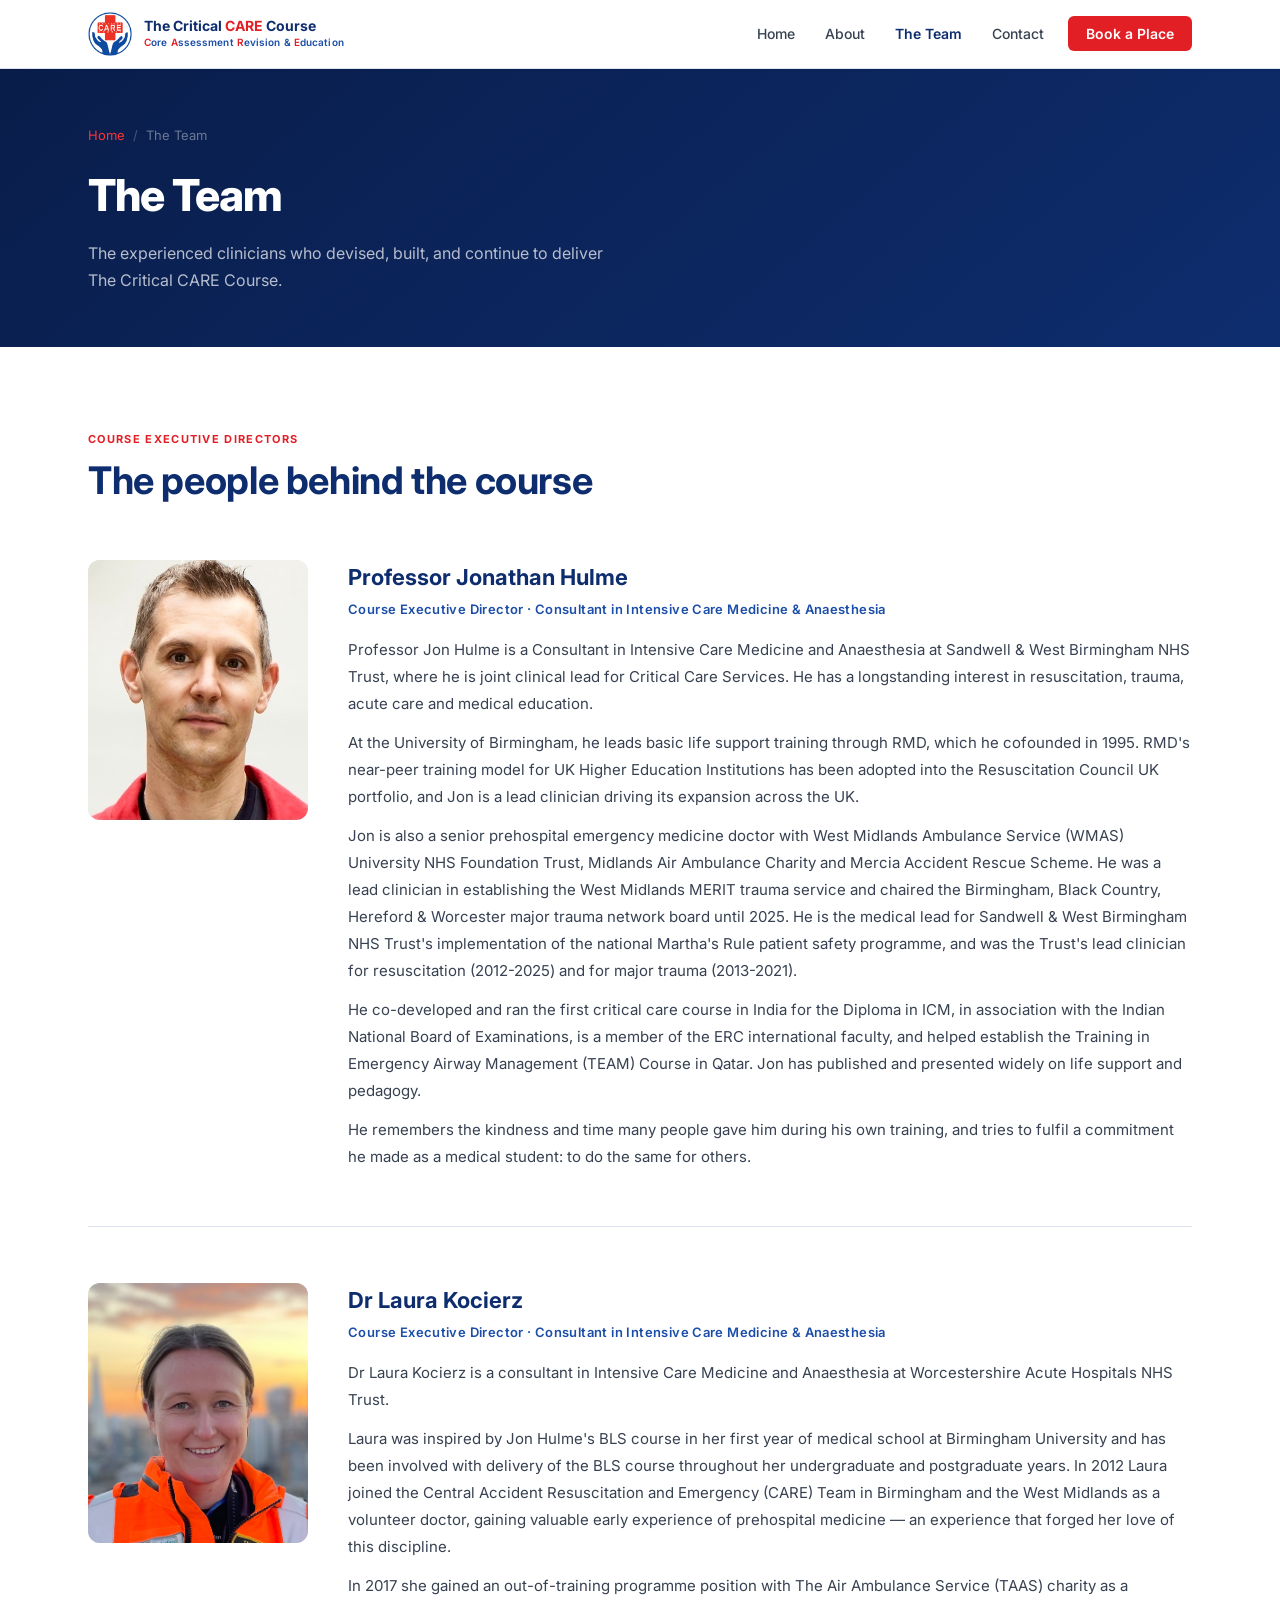
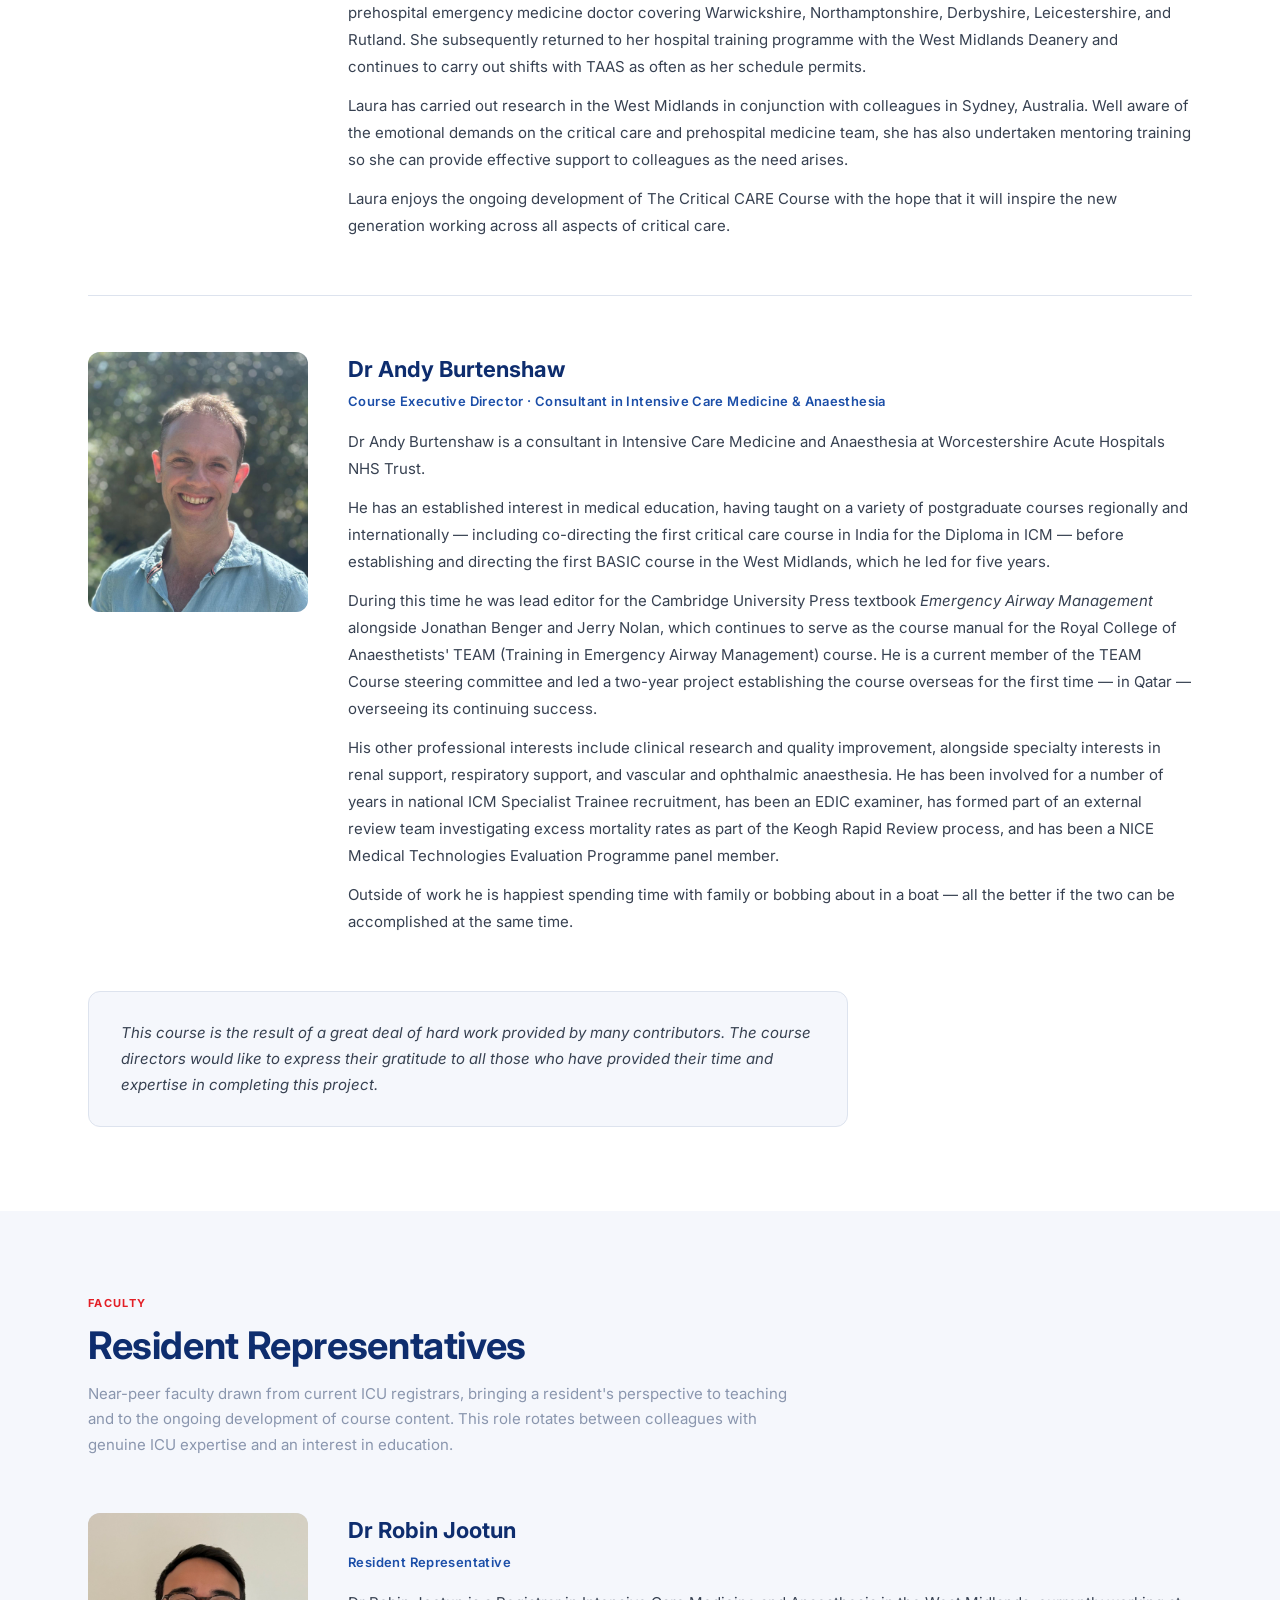
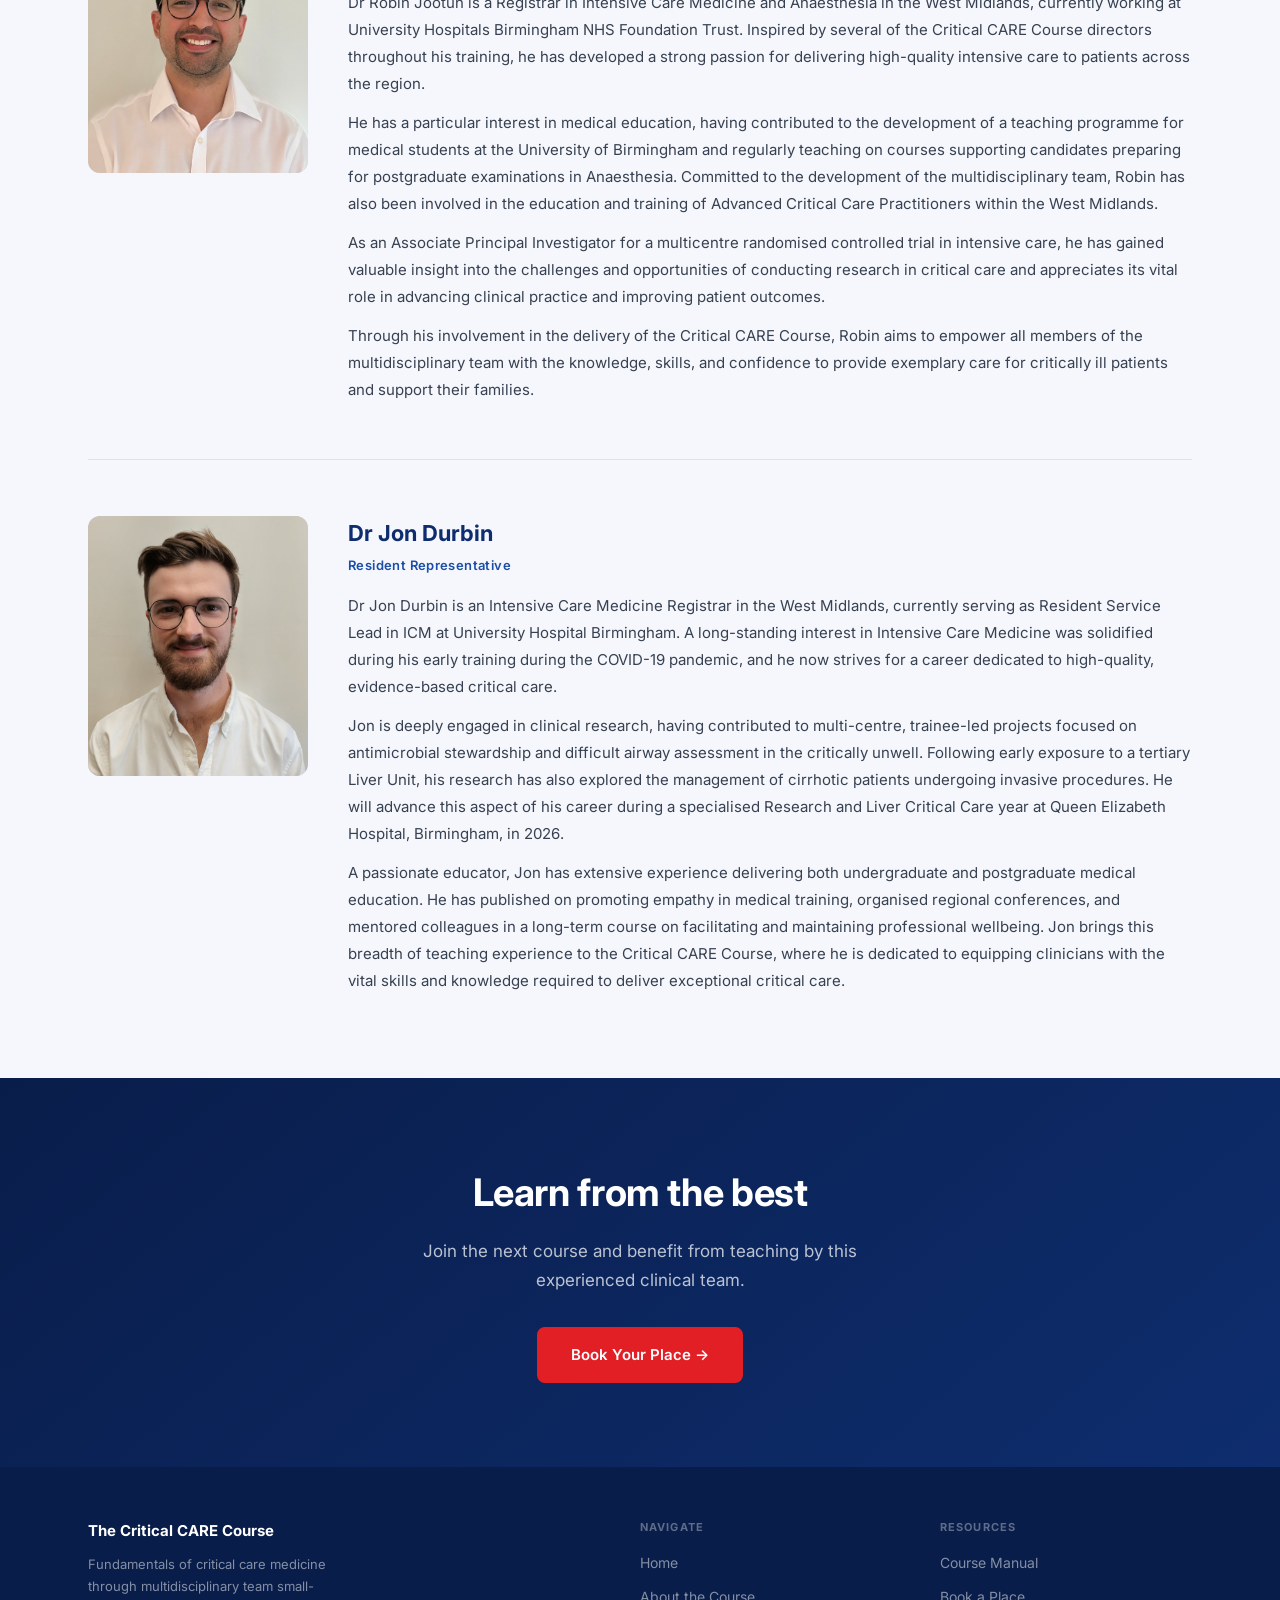
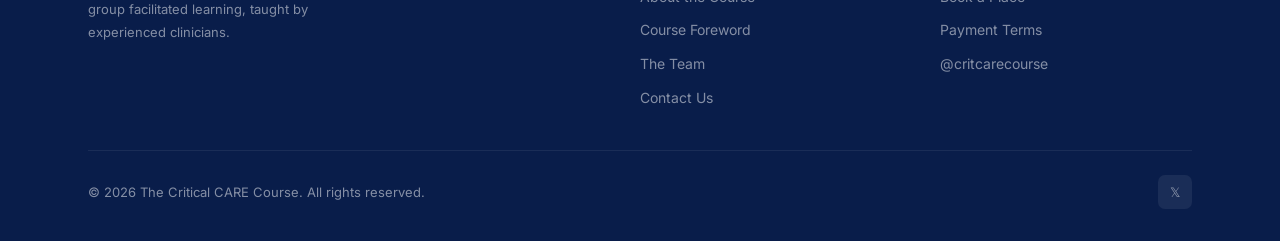
<file: team.html>
<!DOCTYPE html>
<html lang="en">
<head>
  <meta charset="UTF-8">
  <meta name="viewport" content="width=device-width, initial-scale=1.0">
  <meta name="description" content="Meet the team behind The Critical CARE Course — the experienced clinicians who devised and deliver the course.">
  <title>The Team — The Critical CARE Course</title>
  <link rel="preconnect" href="https://fonts.googleapis.com">
  <link rel="preconnect" href="https://fonts.gstatic.com" crossorigin>
  <link href="https://fonts.googleapis.com/css2?family=Inter:wght@300;400;500;600;700;800&display=swap" rel="stylesheet">
  <link rel="stylesheet" href="styles.css">
</head>
<body>

  <!-- ========== NAVIGATION ========== -->
  <nav>
    <div class="container">
      <div class="nav-inner">
        <a href="index.html" class="nav-logo">
          <img src="images/Logo.png" alt="The Critical CARE Course" style="height:44px; width:auto; flex-shrink:0;">
          <div class="nav-logo-text">
            <div class="brand">The Critical <span style="color:var(--red)">CARE</span> Course</div>
            <div class="sub"><span style="color:var(--red)">C</span>ore <span style="color:var(--red)">A</span>ssessment <span style="color:var(--red)">R</span>evision &amp; <span style="color:var(--red)">E</span>ducation</div>
          </div>
        </a>
        <ul class="nav-links" id="navLinks">
          <li><a href="index.html">Home</a></li>
          <li><a href="about.html">About</a></li>
          <li><a href="team.html" style="color:var(--navy); font-weight:600;">The Team</a></li>
          <li><a href="contact.html">Contact</a></li>
          <li><a href="https://sympozium.co.uk/organisation/33307acd-b461-46ff-9f37-370a559ac1a8" target="_blank" rel="noopener" class="nav-cta">Book a Place</a></li>
        </ul>
        <button class="nav-toggle" id="navToggle" aria-label="Open menu">
          <span></span><span></span><span></span>
        </button>
      </div>
    </div>
  </nav>

  <!-- ========== PAGE HERO ========== -->
  <header class="page-hero">
    <div class="container">
      <div class="breadcrumb">
        <a href="index.html">Home</a>
        <span class="breadcrumb-sep">/</span>
        <span>The Team</span>
      </div>
      <h1>The Team</h1>
      <p>The experienced clinicians who devised, built, and continue to deliver The Critical CARE Course.</p>
    </div>
  </header>

  <!-- ========== TEAM ========== -->
  <section>
    <div class="container">

      <div style="max-width:700px; margin-bottom:56px;">
        <div class="section-eyebrow">Course Executive Directors</div>
        <h2 class="section-title" style="margin-bottom:0;">The people behind the course</h2>
      </div>

      <div class="team-list">

        <!-- Professor Jonathan Hulme -->
        <div class="team-member">
          <div class="team-photo-wrap">
            <img src="images/2021 - jon - photo.jpg" alt="Professor Jonathan Hulme" class="team-photo">
          </div>
          <div class="team-bio-wrap">
            <h2>Professor Jonathan Hulme</h2>
            <span class="team-role-tag">Course Executive Director &middot; Consultant in Intensive Care Medicine &amp; Anaesthesia</span>
            <div class="team-bio-text">
              <p>Professor Jon Hulme is a Consultant in Intensive Care Medicine and Anaesthesia at Sandwell &amp; West Birmingham NHS Trust, where he is joint clinical lead for Critical Care Services. He has a longstanding interest in resuscitation, trauma, acute care and medical education.</p>
              <p>At the University of Birmingham, he leads basic life support training through RMD, which he cofounded in 1995. RMD's near-peer training model for UK Higher Education Institutions has been adopted into the Resuscitation Council UK portfolio, and Jon is a lead clinician driving its expansion across the UK.</p>
              <p>Jon is also a senior prehospital emergency medicine doctor with West Midlands Ambulance Service (WMAS) University NHS Foundation Trust, Midlands Air Ambulance Charity and Mercia Accident Rescue Scheme. He was a lead clinician in establishing the West Midlands MERIT trauma service and chaired the Birmingham, Black Country, Hereford &amp; Worcester major trauma network board until 2025. He is the medical lead for Sandwell &amp; West Birmingham NHS Trust's implementation of the national Martha's Rule patient safety programme, and was the Trust's lead clinician for resuscitation (2012-2025) and for major trauma (2013-2021).</p>
              <p>He co-developed and ran the first critical care course in India for the Diploma in ICM, in association with the Indian National Board of Examinations, is a member of the ERC international faculty, and helped establish the Training in Emergency Airway Management (TEAM) Course in Qatar. Jon has published and presented widely on life support and pedagogy.</p>
              <p>He remembers the kindness and time many people gave him during his own training, and tries to fulfil a commitment he made as a medical student: to do the same for others.</p>
            </div>
          </div>
        </div>

        <!-- Dr Laura Kocierz -->
        <div class="team-member">
          <div class="team-photo-wrap">
            <img src="images/laura.jpg" alt="Dr Laura Kocierz" class="team-photo">
          </div>
          <div class="team-bio-wrap">
            <h2>Dr Laura Kocierz</h2>
            <span class="team-role-tag">Course Executive Director &middot; Consultant in Intensive Care Medicine &amp; Anaesthesia</span>
            <div class="team-bio-text">
              <p>Dr Laura Kocierz is a consultant in Intensive Care Medicine and Anaesthesia at Worcestershire Acute Hospitals NHS Trust.</p>
              <p>Laura was inspired by Jon Hulme's BLS course in her first year of medical school at Birmingham University and has been involved with delivery of the BLS course throughout her undergraduate and postgraduate years. In 2012 Laura joined the Central Accident Resuscitation and Emergency (CARE) Team in Birmingham and the West Midlands as a volunteer doctor, gaining valuable early experience of prehospital medicine — an experience that forged her love of this discipline.</p>
              <p>In 2017 she gained an out-of-training programme position with The Air Ambulance Service (TAAS) charity as a prehospital emergency medicine doctor covering Warwickshire, Northamptonshire, Derbyshire, Leicestershire, and Rutland. She subsequently returned to her hospital training programme with the West Midlands Deanery and continues to carry out shifts with TAAS as often as her schedule permits.</p>
              <p>Laura has carried out research in the West Midlands in conjunction with colleagues in Sydney, Australia. Well aware of the emotional demands on the critical care and prehospital medicine team, she has also undertaken mentoring training so she can provide effective support to colleagues as the need arises.</p>
              <p>Laura enjoys the ongoing development of The Critical CARE Course with the hope that it will inspire the new generation working across all aspects of critical care.</p>
            </div>
          </div>
        </div>

        <!-- Dr Andy Burtenshaw -->
        <div class="team-member">
          <div class="team-photo-wrap">
            <img src="images/andy.png" alt="Dr Andy Burtenshaw" class="team-photo">
          </div>
          <div class="team-bio-wrap">
            <h2>Dr Andy Burtenshaw</h2>
            <span class="team-role-tag">Course Executive Director &middot; Consultant in Intensive Care Medicine &amp; Anaesthesia</span>
            <div class="team-bio-text">
              <p>Dr Andy Burtenshaw is a consultant in Intensive Care Medicine and Anaesthesia at Worcestershire Acute Hospitals NHS Trust.</p>
              <p>He has an established interest in medical education, having taught on a variety of postgraduate courses regionally and internationally — including co-directing the first critical care course in India for the Diploma in ICM — before establishing and directing the first BASIC course in the West Midlands, which he led for five years.</p>
              <p>During this time he was lead editor for the Cambridge University Press textbook <em>Emergency Airway Management</em> alongside Jonathan Benger and Jerry Nolan, which continues to serve as the course manual for the Royal College of Anaesthetists' TEAM (Training in Emergency Airway Management) course. He is a current member of the TEAM Course steering committee and led a two-year project establishing the course overseas for the first time — in Qatar — overseeing its continuing success.</p>
              <p>His other professional interests include clinical research and quality improvement, alongside specialty interests in renal support, respiratory support, and vascular and ophthalmic anaesthesia. He has been involved for a number of years in national ICM Specialist Trainee recruitment, has been an EDIC examiner, has formed part of an external review team investigating excess mortality rates as part of the Keogh Rapid Review process, and has been a NICE Medical Technologies Evaluation Programme panel member.</p>
              <p>Outside of work he is happiest spending time with family or bobbing about in a boat — all the better if the two can be accomplished at the same time.</p>
            </div>
          </div>
        </div>

      </div>

      <!-- Contributors acknowledgement -->
      <div style="margin-top:56px; padding:28px 32px; background:var(--off-white); border-radius:12px; border:1px solid var(--light-gray); max-width:760px;">
        <p style="font-size:15px; line-height:1.75; color:var(--body-text); font-style:italic;">
          This course is the result of a great deal of hard work provided by many contributors. The course directors would like to express their gratitude to all those who have provided their time and expertise in completing this project.
        </p>
      </div>

    </div>
  </section>

  <!-- ========== RESIDENT REPRESENTATIVES ========== -->
  <section style="background:var(--off-white);">
    <div class="container">

      <div style="max-width:700px; margin-bottom:56px;">
        <div class="section-eyebrow">Faculty</div>
        <h2 class="section-title" style="margin-bottom:0;">Resident Representatives</h2>
        <p style="font-size:15px; color:var(--mid-gray); margin-top:12px; line-height:1.7;">Near-peer faculty drawn from current ICU registrars, bringing a resident's perspective to teaching and to the ongoing development of course content. This role rotates between colleagues with genuine ICU expertise and an interest in education.</p>
      </div>

      <div class="team-list">

        <!-- Dr Robin Jootun -->
        <div class="team-member">
          <div class="team-photo-wrap">
            <img src="images/robin-jootun.jpg" alt="Dr Robin Jootun" class="team-photo">
          </div>
          <div class="team-bio-wrap">
            <h2>Dr Robin Jootun</h2>
            <span class="team-role-tag">Resident Representative</span>
            <div class="team-bio-text">
              <p>Dr Robin Jootun is a Registrar in Intensive Care Medicine and Anaesthesia in the West Midlands, currently working at University Hospitals Birmingham NHS Foundation Trust. Inspired by several of the Critical CARE Course directors throughout his training, he has developed a strong passion for delivering high-quality intensive care to patients across the region.</p>
              <p>He has a particular interest in medical education, having contributed to the development of a teaching programme for medical students at the University of Birmingham and regularly teaching on courses supporting candidates preparing for postgraduate examinations in Anaesthesia. Committed to the development of the multidisciplinary team, Robin has also been involved in the education and training of Advanced Critical Care Practitioners within the West Midlands.</p>
              <p>As an Associate Principal Investigator for a multicentre randomised controlled trial in intensive care, he has gained valuable insight into the challenges and opportunities of conducting research in critical care and appreciates its vital role in advancing clinical practice and improving patient outcomes.</p>
              <p>Through his involvement in the delivery of the Critical CARE Course, Robin aims to empower all members of the multidisciplinary team with the knowledge, skills, and confidence to provide exemplary care for critically ill patients and support their families.</p>
            </div>
          </div>
        </div>

        <!-- Dr Jon Durbin -->
        <div class="team-member">
          <div class="team-photo-wrap">
            <img src="images/Jon durbin.jpg" alt="Dr Jon Durbin" class="team-photo">
          </div>
          <div class="team-bio-wrap">
            <h2>Dr Jon Durbin</h2>
            <span class="team-role-tag">Resident Representative</span>
            <div class="team-bio-text">
              <p>Dr Jon Durbin is an Intensive Care Medicine Registrar in the West Midlands, currently serving as Resident Service Lead in ICM at University Hospital Birmingham. A long-standing interest in Intensive Care Medicine was solidified during his early training during the COVID-19 pandemic, and he now strives for a career dedicated to high-quality, evidence-based critical care.</p>
              <p>Jon is deeply engaged in clinical research, having contributed to multi-centre, trainee-led projects focused on antimicrobial stewardship and difficult airway assessment in the critically unwell. Following early exposure to a tertiary Liver Unit, his research has also explored the management of cirrhotic patients undergoing invasive procedures. He will advance this aspect of his career during a specialised Research and Liver Critical Care year at Queen Elizabeth Hospital, Birmingham, in 2026.</p>
              <p>A passionate educator, Jon has extensive experience delivering both undergraduate and postgraduate medical education. He has published on promoting empathy in medical training, organised regional conferences, and mentored colleagues in a long-term course on facilitating and maintaining professional wellbeing. Jon brings this breadth of teaching experience to the Critical CARE Course, where he is dedicated to equipping clinicians with the vital skills and knowledge required to deliver exceptional critical care.</p>
            </div>
          </div>
        </div>

      </div>

    </div>
  </section>

  <!-- ========== CTA ========== -->
  <section class="cta-section">
    <div class="container">
      <h2>Learn from the best</h2>
      <p>Join the next course and benefit from teaching by this experienced clinical team.</p>
      <a href="https://sympozium.co.uk/organisation/33307acd-b461-46ff-9f37-370a559ac1a8" target="_blank" rel="noopener" class="btn btn-primary" style="font-size:15px; padding:14px 32px;">Book Your Place &rarr;</a>
    </div>
  </section>

  <!-- ========== FOOTER ========== -->
  <footer>
    <div class="container">
      <div class="footer-grid">
        <div class="footer-brand">
          <div class="footer-brand-name">The Critical CARE Course</div>
          <p>Fundamentals of critical care medicine through multidisciplinary team small-group facilitated learning, taught by experienced clinicians.</p>
        </div>
        <div>
          <h4>Navigate</h4>
          <ul class="footer-links">
            <li><a href="index.html">Home</a></li>
            <li><a href="about.html">About the Course</a></li>
            <li><a href="foreword.html">Course Foreword</a></li>
            <li><a href="team.html">The Team</a></li>
            <li><a href="contact.html">Contact Us</a></li>
          </ul>
        </div>
        <div>
          <h4>Resources</h4>
          <ul class="footer-links">
            <li><a href="about.html#manual">Course Manual</a></li>
            <li><a href="https://sympozium.co.uk/organisation/33307acd-b461-46ff-9f37-370a559ac1a8" target="_blank" rel="noopener">Book a Place</a></li>
            <li><a href="about.html#terms">Payment Terms</a></li>
            <li><a href="https://twitter.com/critcarecourse" target="_blank" rel="noopener">@critcarecourse</a></li>
          </ul>
        </div>
      </div>
      <div class="footer-bottom">
        <span>&copy; 2026 The Critical CARE Course. All rights reserved.</span>
        <div class="footer-social">
          <a href="https://twitter.com/critcarecourse" target="_blank" rel="noopener" class="social-link" aria-label="Twitter / X">&#120143;</a>
        </div>
      </div>
    </div>
  </footer>

  <script>
    const toggle = document.getElementById('navToggle');
    const links  = document.getElementById('navLinks');
    toggle.addEventListener('click', () => links.classList.toggle('open'));
    links.querySelectorAll('a').forEach(a => a.addEventListener('click', () => links.classList.remove('open')));
  </script>

</body>
</html>
</file>
<file: styles.css>
/* ============================================
   THE CRITICAL CARE COURSE — Global Styles
   ============================================ */

:root {
  /* Brand colours from logo */
  --blue:       #1B4EA8;   /* brand royal blue */
  --blue-dark:  #0E2D6E;   /* darker blue for backgrounds */
  --blue-deep:  #091d4a;   /* deepest blue for hero/footer */
  --blue-light: #2563c4;   /* lighter blue for hover states */
  --red:        #E31F26;   /* brand red */
  --red-hover:  #C41A20;   /* darker red for hover */

  /* Aliases used throughout CSS */
  --navy:       var(--blue-dark);
  --navy-light: var(--blue);
  --teal:       var(--red);
  --teal-hover: var(--red-hover);

  --white:      #ffffff;
  --off-white:  #f5f7fc;
  --light-gray: #dde3ee;
  --mid-gray:   #8a96ae;
  --dark-text:  #111827;
  --body-text:  #374151;
  --font: 'Inter', -apple-system, BlinkMacSystemFont, 'Segoe UI', sans-serif;
  --radius: 8px;
  --shadow: 0 4px 6px -1px rgba(0,0,0,0.1), 0 2px 4px -1px rgba(0,0,0,0.06);
  --shadow-lg: 0 10px 25px -5px rgba(0,0,0,0.18);
  --transition: 0.2s ease;
  --max-width: 1160px;
}

/* --- Reset -------------------------------- */
*, *::before, *::after { box-sizing: border-box; margin: 0; padding: 0; }
html { scroll-behavior: smooth; }
body { font-family: var(--font); color: var(--body-text); background: var(--white); line-height: 1.6; -webkit-font-smoothing: antialiased; }
img { max-width: 100%; height: auto; display: block; }
a { color: inherit; text-decoration: none; }

/* --- Container ---------------------------- */
.container { max-width: var(--max-width); margin: 0 auto; padding: 0 28px; }

/* ============================================
   ACRONYM STYLING
   Core Assessment Revision & Education
   C, A, R, E = brand red; rest = brand blue
   ============================================ */

/* Light background version */
.acronym-text {
  font-weight: 700;
  color: var(--blue);
}
.acronym-text .acr { color: var(--red); }

/* Dark background version (hero, dark sections) */
.acronym-text-dark {
  font-weight: 700;
  color: rgba(255,255,255,0.9);
}
.acronym-text-dark .acr { color: #FF3333; }

/* Course name with CARE styled */
.course-name { font-weight: 700; color: var(--blue-dark); }
.course-name .care { color: var(--red); }
.course-name-dark { font-weight: 700; color: var(--white); }
.course-name-dark .care { color: #FF3333; }

/* ============================================
   NAVIGATION
   ============================================ */
nav {
  position: sticky;
  top: 0;
  z-index: 1000;
  background: var(--white);
  border-bottom: 1px solid var(--light-gray);
  box-shadow: 0 1px 3px rgba(0,0,0,0.06);
}

.nav-inner {
  display: flex;
  align-items: center;
  justify-content: space-between;
  height: 68px;
  gap: 16px;
}

.nav-logo {
  display: flex;
  align-items: center;
  gap: 12px;
  flex-shrink: 0;
}

.nav-logo-mark {
  width: 38px;
  height: 38px;
  background: var(--navy);
  border-radius: 8px;
  display: flex;
  align-items: center;
  justify-content: center;
  color: var(--teal);
  font-size: 15px;
  font-weight: 800;
  letter-spacing: -0.05em;
  flex-shrink: 0;
}

.nav-logo-text .brand {
  font-size: 14px;
  font-weight: 700;
  color: var(--blue-dark);
  line-height: 1.2;
}
.nav-logo-text .sub {
  font-size: 10px;
  color: var(--blue);
  font-weight: 600;
  letter-spacing: 0.01em;
}

@media (max-width: 600px) {
  .nav-logo-text { display: none; }
}

.nav-links {
  display: flex;
  align-items: center;
  gap: 2px;
  list-style: none;
}

.nav-links a {
  padding: 8px 14px;
  border-radius: 6px;
  font-size: 14px;
  font-weight: 500;
  color: var(--body-text);
  transition: all var(--transition);
  white-space: nowrap;
}

.nav-links a:hover { background: var(--off-white); color: var(--navy); }

.nav-links a.nav-cta {
  background: var(--teal);
  color: var(--white);
  padding: 9px 18px;
  margin-left: 8px;
  font-weight: 600;
}

.nav-links a.nav-cta:hover { background: var(--teal-hover); }

.nav-toggle {
  display: none;
  background: none;
  border: none;
  cursor: pointer;
  padding: 8px;
  flex-direction: column;
  gap: 5px;
  flex-shrink: 0;
}

.nav-toggle span {
  display: block;
  width: 22px;
  height: 2px;
  background: var(--navy);
  border-radius: 2px;
  transition: all var(--transition);
}

/* ============================================
   BUTTONS
   ============================================ */
.btn {
  display: inline-flex;
  align-items: center;
  gap: 8px;
  padding: 13px 26px;
  border-radius: var(--radius);
  font-size: 15px;
  font-weight: 600;
  cursor: pointer;
  border: 2px solid transparent;
  transition: all var(--transition);
  font-family: var(--font);
  white-space: nowrap;
}

.btn-primary {
  background: var(--teal);
  color: var(--white);
  border-color: var(--teal);
}
.btn-primary:hover {
  background: var(--teal-hover);
  border-color: var(--teal-hover);
  transform: translateY(-1px);
  box-shadow: 0 4px 14px rgba(14,165,160,0.35);
}

.btn-outline-white {
  background: transparent;
  color: var(--white);
  border-color: rgba(255,255,255,0.4);
}
.btn-outline-white:hover {
  border-color: var(--white);
  background: rgba(255,255,255,0.1);
}

.btn-outline {
  background: transparent;
  color: var(--navy);
  border-color: var(--light-gray);
}
.btn-outline:hover {
  border-color: var(--teal);
  color: var(--teal);
}

/* ============================================
   HERO
   ============================================ */
.hero {
  background: linear-gradient(140deg, var(--blue-deep) 0%, var(--blue-dark) 50%, #143580 100%);
  color: var(--white);
  padding: 96px 0 80px;
  position: relative;
  overflow: hidden;
}

.hero::before {
  content: '';
  position: absolute;
  top: -100px;
  right: -100px;
  width: 600px;
  height: 600px;
  background: radial-gradient(circle, rgba(227,31,38,0.1) 0%, transparent 65%);
  pointer-events: none;
}

.hero::after {
  content: '';
  position: absolute;
  bottom: -80px;
  left: -80px;
  width: 400px;
  height: 400px;
  background: radial-gradient(circle, rgba(27,78,168,0.2) 0%, transparent 65%);
  pointer-events: none;
}

.hero-badge {
  display: inline-flex;
  align-items: center;
  gap: 8px;
  background: rgba(227,31,38,0.15);
  border: 1px solid rgba(227,31,38,0.35);
  border-radius: 100px;
  padding: 6px 14px 6px 10px;
  font-size: 13px;
  font-weight: 500;
  color: #FF3333;
  margin-bottom: 24px;
  letter-spacing: 0.01em;
}

.hero-badge .pulse {
  width: 7px;
  height: 7px;
  background: var(--teal);
  border-radius: 50%;
  animation: pulse 2s ease-in-out infinite;
}

@keyframes pulse {
  0%, 100% { opacity: 1; transform: scale(1); }
  50%       { opacity: 0.4; transform: scale(0.85); }
}

.hero h1 {
  font-size: clamp(34px, 5vw, 58px);
  font-weight: 800;
  line-height: 1.1;
  letter-spacing: -0.02em;
  margin-bottom: 20px;
  max-width: 680px;
}

.hero h1 .accent { color: #FF3333; }

.hero-lead {
  font-size: 18px;
  color: rgba(255,255,255,0.78);
  max-width: 520px;
  margin-bottom: 36px;
  line-height: 1.7;
}

.hero-actions {
  display: flex;
  gap: 12px;
  flex-wrap: wrap;
  margin-bottom: 56px;
}

.hero-trust {
  display: flex;
  align-items: center;
  gap: 10px;
  font-size: 13px;
  color: rgba(255,255,255,0.45);
}

.hero-trust img { height: 28px; opacity: 0.6; filter: brightness(2); }

/* ============================================
   STATS BAR
   ============================================ */
.stats-bar {
  background: var(--off-white);
  border-bottom: 1px solid var(--light-gray);
  padding: 36px 0;
}

.stats-grid {
  display: grid;
  grid-template-columns: repeat(4, 1fr);
  gap: 16px;
  text-align: center;
}

.stat-divider { border-right: 1px solid var(--light-gray); }
.stat-divider:last-child { border-right: none; }

.stat-value {
  font-size: 30px;
  font-weight: 800;
  color: var(--navy);
  line-height: 1;
  margin-bottom: 5px;
  letter-spacing: -0.02em;
}

.stat-label {
  font-size: 12px;
  color: var(--mid-gray);
  font-weight: 500;
  letter-spacing: 0.04em;
  text-transform: uppercase;
}

/* ============================================
   SECTION TYPOGRAPHY
   ============================================ */
section { padding: 84px 0; }

.section-eyebrow {
  font-size: 11px;
  font-weight: 700;
  letter-spacing: 0.12em;
  text-transform: uppercase;
  color: var(--red);
  margin-bottom: 10px;
}

.section-title {
  font-size: clamp(26px, 3.5vw, 38px);
  font-weight: 700;
  color: var(--navy);
  margin-bottom: 16px;
  line-height: 1.2;
  letter-spacing: -0.01em;
}

.section-lead {
  font-size: 17px;
  color: var(--body-text);
  max-width: 580px;
  line-height: 1.75;
  margin-bottom: 48px;
}

hr.divider {
  border: none;
  border-top: 1px solid var(--light-gray);
}

/* ============================================
   AUDIENCE CARDS
   ============================================ */
.audience-grid {
  display: grid;
  grid-template-columns: repeat(auto-fit, minmax(230px, 1fr));
  gap: 20px;
}

.audience-card {
  background: var(--white);
  border: 1px solid var(--light-gray);
  border-radius: 12px;
  padding: 28px 24px;
  transition: all var(--transition);
}

.audience-card:hover {
  border-color: var(--blue);
  box-shadow: 0 4px 20px rgba(27,78,168,0.14);
  transform: translateY(-2px);
}

.audience-icon {
  width: 46px;
  height: 46px;
  background: rgba(27,78,168,0.1);
  border-radius: 10px;
  display: flex;
  align-items: center;
  justify-content: center;
  font-size: 22px;
  margin-bottom: 16px;
}

.audience-card h3 {
  font-size: 15px;
  font-weight: 700;
  color: var(--navy);
  margin-bottom: 8px;
}

.audience-card p {
  font-size: 14px;
  color: var(--body-text);
  line-height: 1.65;
}

/* ============================================
   COURSE FORMAT SECTION
   ============================================ */
.format-section {
  background: linear-gradient(140deg, var(--blue-deep) 0%, var(--blue-dark) 100%);
  color: var(--white);
}

.format-section .section-title { color: var(--white); }
.format-section .section-lead { color: rgba(255,255,255,0.68); }

.format-grid {
  display: grid;
  grid-template-columns: 1fr 1fr;
  gap: 24px;
}

.format-card {
  background: rgba(255,255,255,0.05);
  border: 1px solid rgba(255,255,255,0.1);
  border-radius: 14px;
  padding: 36px 32px;
  position: relative;
  overflow: hidden;
  transition: background var(--transition);
}

.format-card:hover { background: rgba(255,255,255,0.08); }

.format-card::before {
  content: '';
  position: absolute;
  top: 0; left: 0; right: 0;
  height: 3px;
  background: var(--teal);
}

.format-step {
  font-size: 52px;
  font-weight: 800;
  color: var(--teal);
  opacity: 0.25;
  line-height: 1;
  margin-bottom: 4px;
  letter-spacing: -0.03em;
}

.format-card h3 {
  font-size: 21px;
  font-weight: 700;
  color: var(--white);
  margin-bottom: 12px;
}

.format-card p {
  font-size: 15px;
  color: rgba(255,255,255,0.68);
  line-height: 1.75;
  margin-bottom: 24px;
}

/* ============================================
   TESTIMONIALS
   ============================================ */
.testimonials-section { background: var(--off-white); }

.testimonials-grid {
  display: grid;
  grid-template-columns: repeat(auto-fit, minmax(280px, 1fr));
  gap: 20px;
}

.testimonial-card {
  background: var(--white);
  border-radius: 12px;
  padding: 32px 28px;
  box-shadow: var(--shadow);
  position: relative;
}

.quote-mark {
  font-size: 64px;
  line-height: 1;
  color: var(--teal);
  opacity: 0.2;
  font-family: Georgia, serif;
  position: absolute;
  top: 16px;
  right: 20px;
}

.testimonial-text {
  font-size: 15px;
  color: var(--body-text);
  line-height: 1.75;
  margin-bottom: 20px;
  font-style: italic;
}

.testimonial-author { font-weight: 700; font-size: 14px; color: var(--navy); }
.testimonial-role { font-size: 13px; color: var(--mid-gray); }

/* ============================================
   ENDORSEMENT STRIP
   ============================================ */
.endorsement-strip {
  padding: 52px 0;
  border-top: 1px solid var(--light-gray);
  text-align: center;
}

.endorsement-strip img { height: 52px; margin: 0 auto 12px; opacity: 0.82; }
.endorsement-strip p { font-size: 14px; font-weight: 600; color: var(--navy); }

/* ============================================
   CTA SECTION
   ============================================ */
.cta-section {
  background: linear-gradient(140deg, var(--blue-deep) 0%, var(--blue-dark) 100%);
  color: var(--white);
  text-align: center;
  padding: 84px 0;
}

.cta-section h2 {
  font-size: clamp(26px, 3.5vw, 38px);
  font-weight: 700;
  margin-bottom: 14px;
  letter-spacing: -0.01em;
}

.cta-section p {
  font-size: 17px;
  color: rgba(255,255,255,0.72);
  margin-bottom: 32px;
  max-width: 460px;
  margin-left: auto;
  margin-right: auto;
  line-height: 1.7;
}

/* ============================================
   FOOTER
   ============================================ */
footer {
  background: var(--blue-deep);
  color: rgba(255,255,255,0.5);
  padding: 52px 0 32px;
}

.footer-grid {
  display: grid;
  grid-template-columns: 2fr 1fr 1fr;
  gap: 48px;
  margin-bottom: 40px;
}

.footer-brand-name {
  font-size: 15px;
  font-weight: 700;
  color: var(--white);
  margin-bottom: 10px;
}

.footer-brand p { font-size: 13px; line-height: 1.75; max-width: 260px; }

footer h4 {
  font-size: 11px;
  font-weight: 700;
  color: rgba(255,255,255,0.35);
  letter-spacing: 0.1em;
  text-transform: uppercase;
  margin-bottom: 14px;
}

.footer-links { list-style: none; display: flex; flex-direction: column; gap: 8px; }
.footer-links a { font-size: 14px; color: rgba(255,255,255,0.5); transition: color var(--transition); }
.footer-links a:hover { color: #FF3333; }

.footer-bottom {
  border-top: 1px solid rgba(255,255,255,0.07);
  padding-top: 24px;
  display: flex;
  justify-content: space-between;
  align-items: center;
  font-size: 13px;
}

.footer-social { display: flex; gap: 8px; }

.social-link {
  width: 34px;
  height: 34px;
  background: rgba(255,255,255,0.07);
  border-radius: 7px;
  display: flex;
  align-items: center;
  justify-content: center;
  font-size: 13px;
  color: rgba(255,255,255,0.5);
  transition: all var(--transition);
}

.social-link:hover { background: var(--red); color: var(--white); }

/* ============================================
   PAGE HERO (inner pages)
   ============================================ */
.page-hero {
  background: linear-gradient(140deg, var(--blue-deep) 0%, var(--blue-dark) 100%);
  color: var(--white);
  padding: 56px 0 52px;
}

.breadcrumb {
  display: flex;
  align-items: center;
  gap: 8px;
  font-size: 13px;
  color: rgba(255,255,255,0.4);
  margin-bottom: 14px;
}

.breadcrumb a { color: #FF3333; transition: opacity var(--transition); }
.breadcrumb a:hover { opacity: 0.8; }
.breadcrumb-sep { color: rgba(255,255,255,0.25); }

.page-hero h1 {
  font-size: clamp(28px, 4vw, 44px);
  font-weight: 800;
  letter-spacing: -0.02em;
  margin-bottom: 10px;
}

.page-hero p {
  font-size: 16px;
  color: rgba(255,255,255,0.7);
  max-width: 520px;
  line-height: 1.7;
}

/* ============================================
   ABOUT PAGE
   ============================================ */
.content-block {
  max-width: 760px;
}

.content-block h2 {
  font-size: 22px;
  font-weight: 700;
  color: var(--navy);
  margin-bottom: 12px;
  padding-top: 40px;
}

.content-block h2:first-child { padding-top: 0; }

.content-block p {
  font-size: 16px;
  line-height: 1.8;
  color: var(--body-text);
  margin-bottom: 16px;
}

.content-block p:last-child { margin-bottom: 0; }

.content-hr {
  border: none;
  border-top: 1px solid var(--light-gray);
  margin: 36px 0;
}

.info-box {
  background: rgba(27,78,168,0.06);
  border-left: 3px solid var(--blue);
  border-radius: 0 8px 8px 0;
  padding: 20px 24px;
  margin: 24px 0;
}

.info-box p { font-size: 15px; color: var(--body-text); margin: 0; line-height: 1.7; }

.two-col-grid {
  display: grid;
  grid-template-columns: 1fr 1fr;
  gap: 20px;
  margin: 32px 0;
}

.feature-item {
  background: var(--off-white);
  border-radius: 10px;
  padding: 22px 20px;
}

.feature-item h4 {
  font-size: 14px;
  font-weight: 700;
  color: var(--navy);
  margin-bottom: 6px;
}

.feature-item p {
  font-size: 13px;
  color: var(--body-text);
  line-height: 1.6;
  margin: 0;
}

/* ============================================
   TEAM PAGE
   ============================================ */
.team-list { display: flex; flex-direction: column; gap: 56px; }

.team-member {
  display: grid;
  grid-template-columns: 220px 1fr;
  gap: 40px;
  align-items: start;
  padding-bottom: 56px;
  border-bottom: 1px solid var(--light-gray);
}

.team-member:last-child { border-bottom: none; padding-bottom: 0; }

.team-photo-wrap { flex-shrink: 0; }

.team-photo {
  width: 220px;
  height: 260px;
  object-fit: cover;
  object-position: top center;
  border-radius: 12px;
  display: block;
  background: var(--light-gray);
}

.team-photo-placeholder {
  width: 220px;
  height: 260px;
  background: linear-gradient(140deg, var(--blue-dark) 0%, var(--blue) 100%);
  border-radius: 12px;
  display: flex;
  align-items: center;
  justify-content: center;
  color: rgba(255,255,255,0.15);
  font-size: 64px;
}

.team-bio-wrap h2 {
  font-size: 22px;
  font-weight: 700;
  color: var(--navy);
  margin-bottom: 4px;
}

.team-role-tag {
  font-size: 13px;
  font-weight: 600;
  color: var(--blue);
  letter-spacing: 0.03em;
  margin-bottom: 16px;
  display: block;
}

.team-bio-text {
  font-size: 15px;
  line-height: 1.8;
  color: var(--body-text);
}

.team-bio-text p { margin-bottom: 12px; }
.team-bio-text p:last-child { margin-bottom: 0; }

/* ============================================
   CONTACT PAGE
   ============================================ */
.contact-layout {
  display: grid;
  grid-template-columns: 1fr 1.6fr;
  gap: 52px;
  align-items: start;
}

.contact-aside h2 {
  font-size: 22px;
  font-weight: 700;
  color: var(--navy);
  margin-bottom: 10px;
}

.contact-aside > p {
  font-size: 15px;
  color: var(--body-text);
  line-height: 1.7;
  margin-bottom: 28px;
}

.contact-item {
  display: flex;
  gap: 14px;
  align-items: flex-start;
  margin-bottom: 20px;
}

.contact-item-icon {
  width: 38px;
  height: 38px;
  background: rgba(27,78,168,0.1);
  border-radius: 8px;
  display: flex;
  align-items: center;
  justify-content: center;
  font-size: 17px;
  flex-shrink: 0;
}

.contact-item-text { font-size: 14px; line-height: 1.55; }
.contact-item-text strong { display: block; color: var(--navy); font-weight: 600; margin-bottom: 2px; }
.contact-item-text a { color: var(--blue); transition: opacity var(--transition); }
.contact-item-text a:hover { opacity: 0.8; }

.book-cta-box {
  background: linear-gradient(140deg, var(--blue-deep) 0%, var(--blue-dark) 100%);
  border-radius: 14px;
  padding: 28px 24px;
  color: var(--white);
  margin-top: 28px;
}

.book-cta-box h3 { font-size: 17px; font-weight: 700; margin-bottom: 8px; }
.book-cta-box p { font-size: 14px; color: rgba(255,255,255,0.65); margin-bottom: 18px; line-height: 1.65; }
.book-cta-box .btn { width: 100%; justify-content: center; }

/* --- Form --------------------------------- */
.form-card {
  background: var(--white);
  border: 1px solid var(--light-gray);
  border-radius: 16px;
  padding: 40px 36px;
  box-shadow: var(--shadow);
}

.form-card h3 {
  font-size: 20px;
  font-weight: 700;
  color: var(--navy);
  margin-bottom: 24px;
}

.form-row { display: grid; grid-template-columns: 1fr 1fr; gap: 16px; }

.form-group { margin-bottom: 18px; }

.form-group label {
  display: block;
  font-size: 13px;
  font-weight: 600;
  color: var(--navy);
  margin-bottom: 6px;
  letter-spacing: 0.01em;
}

.form-group input,
.form-group select,
.form-group textarea {
  width: 100%;
  padding: 11px 14px;
  border: 1px solid var(--light-gray);
  border-radius: 7px;
  font-size: 15px;
  font-family: var(--font);
  color: var(--dark-text);
  background: var(--white);
  transition: border-color var(--transition), box-shadow var(--transition);
  outline: none;
  -webkit-appearance: none;
}

.form-group input:focus,
.form-group select:focus,
.form-group textarea:focus {
  border-color: var(--blue);
  box-shadow: 0 0 0 3px rgba(27,78,168,0.12);
}

.form-group textarea { resize: vertical; min-height: 110px; }

.form-note { font-size: 13px; color: var(--mid-gray); margin-top: 12px; }

.form-submit {
  width: 100%;
  padding: 13px;
  background: var(--teal);
  color: var(--white);
  border: none;
  border-radius: 8px;
  font-size: 15px;
  font-weight: 600;
  cursor: pointer;
  font-family: var(--font);
  transition: background var(--transition);
  margin-top: 4px;
}

.form-submit:hover { background: var(--teal-hover); }

/* --- Dates Table -------------------------- */
.dates-section { background: var(--off-white); }

.dates-table-wrap { overflow-x: auto; border-radius: 12px; box-shadow: var(--shadow); }

.dates-table {
  width: 100%;
  border-collapse: collapse;
  font-size: 14px;
  background: var(--white);
  border-radius: 12px;
  overflow: hidden;
}

.dates-table thead th {
  background: var(--blue-dark);
  color: rgba(255,255,255,0.85);
  padding: 14px 20px;
  text-align: left;
  font-size: 12px;
  font-weight: 600;
  letter-spacing: 0.06em;
  text-transform: uppercase;
}

.dates-table tbody td {
  padding: 16px 20px;
  border-bottom: 1px solid var(--light-gray);
  color: var(--body-text);
}

.dates-table tbody tr:last-child td { border-bottom: none; }
.dates-table tbody tr:hover td { background: #f1f8f8; }

.status-badge {
  display: inline-block;
  padding: 3px 10px;
  border-radius: 100px;
  font-size: 12px;
  font-weight: 600;
}

.status-open     { background: #dcfce7; color: #15803d; }
.status-limited  { background: #fef9c3; color: #92400e; }
.status-full     { background: #fee2e2; color: #dc2626; }

/* ============================================
   RESPONSIVE
   ============================================ */
@media (max-width: 860px) {
  .nav-links { display: none; flex-direction: column; align-items: flex-start; position: absolute; top: 68px; left: 0; right: 0; background: var(--white); border-bottom: 1px solid var(--light-gray); padding: 12px 16px; box-shadow: 0 4px 12px rgba(0,0,0,0.08); }
  .nav-links.open { display: flex; }
  .nav-links a.nav-cta { margin-left: 0; }
  .nav-toggle { display: flex; }

  .format-grid { grid-template-columns: 1fr; }
  .two-col-grid { grid-template-columns: 1fr; }
  .team-member { grid-template-columns: 1fr; }
  .team-photo, .team-photo-placeholder { width: 100%; height: auto; aspect-ratio: 220 / 260; }
  .contact-layout { grid-template-columns: 1fr; }
  .footer-grid { grid-template-columns: 1fr 1fr; gap: 28px; }
  .footer-brand { grid-column: 1 / -1; }
}

@media (max-width: 600px) {
  .stats-grid { grid-template-columns: 1fr 1fr; }
  .stat-divider:nth-child(2) { border-right: none; }
  .hero { padding: 64px 0 56px; }
  .hero-actions { flex-direction: column; }
  .btn { width: 100%; justify-content: center; }
  .footer-grid { grid-template-columns: 1fr; }
  .footer-bottom { flex-direction: column; gap: 14px; text-align: center; }
  .form-row { grid-template-columns: 1fr; }
  .form-card { padding: 28px 22px; }
}

/* ============================================
   SCROLL ANIMATIONS
   ============================================ */
.animate {
  opacity: 0;
  transform: translateY(28px);
  transition: opacity 0.65s ease, transform 0.65s ease;
}
.animate.visible {
  opacity: 1;
  transform: translateY(0);
}
.animate-scale {
  opacity: 0;
  transform: scale(0.95);
  transition: opacity 0.55s ease, transform 0.55s ease;
}
.animate-scale.visible { opacity: 1; transform: scale(1); }

.delay-1 { transition-delay: 0.08s; }
.delay-2 { transition-delay: 0.16s; }
.delay-3 { transition-delay: 0.24s; }
.delay-4 { transition-delay: 0.32s; }

/* Hero entrance animation */
@keyframes heroFadeUp {
  from { opacity: 0; transform: translateY(20px); }
  to   { opacity: 1; transform: translateY(0); }
}
.hero-badge  { animation: heroFadeUp 0.6s ease 0.1s both; }
.hero h1     { animation: heroFadeUp 0.6s ease 0.25s both; }
.hero-acronym-line { animation: heroFadeUp 0.6s ease 0.38s both; }
.hero-lead   { animation: heroFadeUp 0.6s ease 0.5s both; }
.hero-actions { animation: heroFadeUp 0.6s ease 0.62s both; }
.hero-trust  { animation: heroFadeUp 0.6s ease 0.74s both; }

/* ============================================
   PHOTO CAROUSEL
   ============================================ */
.carousel-wrap {
  position: relative;
  height: 460px;
  overflow: hidden;
  background: var(--blue-dark);
}

@media (max-width: 600px) {
  .carousel-wrap { height: 260px; }
}

.carousel-slide {
  position: absolute;
  inset: 0;
  opacity: 0;
  transition: opacity 1.1s ease;
  z-index: 0;
}
.carousel-slide.active { opacity: 1; z-index: 1; }

.carousel-slide img {
  width: 100%;
  height: 100%;
  object-fit: cover;
  object-position: center;
  display: block;
}

.carousel-overlay {
  position: absolute;
  inset: 0;
  background: linear-gradient(to right, rgba(9,29,74,0.55) 0%, transparent 60%);
  z-index: 2;
  display: flex;
  align-items: flex-end;
  padding: 32px 40px;
}

.carousel-caption {
  color: var(--white);
  font-size: 14px;
  font-weight: 500;
  opacity: 0.8;
  max-width: 340px;
  line-height: 1.5;
}

.carousel-controls {
  position: absolute;
  bottom: 20px;
  right: 24px;
  z-index: 3;
  display: flex;
  align-items: center;
  gap: 8px;
}

.carousel-btn {
  width: 36px;
  height: 36px;
  border-radius: 50%;
  border: 2px solid rgba(255,255,255,0.5);
  background: rgba(0,0,0,0.25);
  color: var(--white);
  cursor: pointer;
  font-size: 16px;
  display: flex;
  align-items: center;
  justify-content: center;
  transition: all var(--transition);
  backdrop-filter: blur(4px);
}
.carousel-btn:hover { background: var(--red); border-color: var(--red); }

.carousel-dots {
  display: flex;
  gap: 6px;
  align-items: center;
}
.carousel-dot {
  width: 8px;
  height: 8px;
  border-radius: 50%;
  background: rgba(255,255,255,0.35);
  cursor: pointer;
  transition: all var(--transition);
  border: none;
  padding: 0;
}
.carousel-dot.active { background: var(--white); transform: scale(1.25); }

/* ============================================
   COURSE TIMETABLE
   ============================================ */
.timetable-section { background: var(--off-white); }

.timetable {
  display: flex;
  flex-direction: column;
  gap: 0;
  max-width: 760px;
  position: relative;
}

.timetable::before {
  content: '';
  position: absolute;
  left: 80px;
  top: 0;
  bottom: 0;
  width: 2px;
  background: var(--light-gray);
}

.timetable-row {
  display: grid;
  grid-template-columns: 80px 1fr;
  gap: 0;
  position: relative;
  padding-bottom: 4px;
}

.timetable-time {
  font-size: 12px;
  font-weight: 700;
  color: var(--mid-gray);
  padding: 16px 20px 16px 0;
  text-align: right;
  letter-spacing: 0.02em;
  padding-top: 18px;
}

.timetable-content {
  padding: 14px 0 14px 28px;
  position: relative;
}

.timetable-content::before {
  content: '';
  position: absolute;
  left: -5px;
  top: 22px;
  width: 12px;
  height: 12px;
  border-radius: 50%;
  background: var(--blue);
  border: 2px solid var(--off-white);
  z-index: 1;
}

.timetable-row.break .timetable-content::before { background: var(--mid-gray); }
.timetable-row.highlight .timetable-content::before { background: var(--red); }

.timetable-label {
  font-size: 15px;
  font-weight: 600;
  color: var(--dark-text);
  margin-bottom: 2px;
}

.timetable-desc {
  font-size: 13px;
  color: var(--mid-gray);
}

.timetable-row.break .timetable-label { color: var(--mid-gray); font-weight: 500; }

.timetable-tag {
  display: inline-block;
  padding: 2px 8px;
  border-radius: 4px;
  font-size: 11px;
  font-weight: 700;
  letter-spacing: 0.05em;
  text-transform: uppercase;
  margin-left: 8px;
  vertical-align: middle;
}
.tag-workshop { background: rgba(27,78,168,0.1); color: var(--blue); }
.tag-session  { background: rgba(227,31,38,0.08); color: var(--red); }

.timetable-dur {
  display: inline-block;
  font-size: 11px;
  font-weight: 500;
  color: var(--mid-gray);
  margin-left: 8px;
  vertical-align: middle;
}

.timetable-parallel {
  display: flex;
  flex-wrap: wrap;
  gap: 6px;
  margin-top: 8px;
}
.timetable-parallel span {
  background: rgba(27,78,168,0.07);
  color: var(--blue);
  border: 1px solid rgba(27,78,168,0.15);
  padding: 3px 10px;
  border-radius: 20px;
  font-size: 12px;
  font-weight: 600;
}

/* ============================================
   VIDEO EMBED
   ============================================ */
.video-section { background: var(--blue-deep); color: var(--white); }
.video-section .section-title { color: var(--white); }
.video-section .section-lead { color: rgba(255,255,255,0.68); }

.video-wrap {
  position: relative;
  width: 100%;
  max-width: 860px;
  margin: 0 auto;
  border-radius: 16px;
  overflow: hidden;
  box-shadow: 0 24px 48px rgba(0,0,0,0.4);
  background: #000;
  aspect-ratio: 16/9;
}

.video-wrap iframe,
.video-wrap video {
  position: absolute;
  inset: 0;
  width: 100%;
  height: 100%;
  border: none;
}

/* Placeholder shown when no video URL is set */
.video-placeholder {
  position: absolute;
  inset: 0;
  display: flex;
  flex-direction: column;
  align-items: center;
  justify-content: center;
  background: linear-gradient(140deg, var(--blue-dark) 0%, #1a3a7a 100%);
  color: rgba(255,255,255,0.6);
  gap: 12px;
  cursor: pointer;
}
.video-play-btn {
  width: 72px;
  height: 72px;
  border-radius: 50%;
  background: var(--red);
  display: flex;
  align-items: center;
  justify-content: center;
  font-size: 28px;
  color: white;
  transition: transform var(--transition), box-shadow var(--transition);
}
.video-placeholder:hover .video-play-btn {
  transform: scale(1.1);
  box-shadow: 0 8px 24px rgba(227,31,38,0.4);
}
.video-placeholder p { font-size: 15px; font-weight: 500; }

/* ============================================
   FAQ ACCORDION
   ============================================ */
.faq-list {
  max-width: 760px;
  display: flex;
  flex-direction: column;
  gap: 8px;
}

.faq-item {
  border: 1px solid var(--light-gray);
  border-radius: 10px;
  background: var(--white);
  overflow: hidden;
  transition: box-shadow var(--transition);
}
.faq-item:hover { box-shadow: var(--shadow); }

.faq-trigger {
  width: 100%;
  background: none;
  border: none;
  padding: 18px 22px;
  display: flex;
  justify-content: space-between;
  align-items: center;
  gap: 16px;
  cursor: pointer;
  font-family: var(--font);
  font-size: 15px;
  font-weight: 600;
  color: var(--blue-dark);
  text-align: left;
  transition: background var(--transition);
}
.faq-trigger:hover { background: var(--off-white); }
.faq-trigger[aria-expanded="true"] { color: var(--red); }

.faq-icon {
  font-size: 22px;
  font-weight: 300;
  color: var(--mid-gray);
  flex-shrink: 0;
  line-height: 1;
  transition: transform 0.3s ease;
}
.faq-trigger[aria-expanded="true"] .faq-icon {
  transform: rotate(45deg);
  color: var(--red);
}

.faq-body {
  max-height: 0;
  overflow: hidden;
  transition: max-height 0.35s ease;
}
.faq-body-inner {
  padding: 0 22px 20px;
  font-size: 15px;
  line-height: 1.8;
  color: var(--body-text);
}

/* ============================================
   ANIMATED STAT COUNTERS
   ============================================ */
.stat-value[data-target] {
  transition: none; /* JS handles this */
}

/* ============================================
   MAILING LIST STRIP
   ============================================ */
.maillist-strip {
  background: var(--off-white);
  border-top: 1px solid var(--light-gray);
  border-bottom: 1px solid var(--light-gray);
  padding: 48px 0;
  text-align: center;
}
.maillist-strip h3 { font-size: 22px; font-weight: 700; color: var(--blue-dark); margin-bottom: 8px; }
.maillist-strip p { font-size: 15px; color: var(--body-text); margin-bottom: 24px; }

.maillist-form {
  display: flex;
  gap: 10px;
  max-width: 480px;
  margin: 0 auto;
}
.maillist-form input {
  flex: 1;
  padding: 12px 16px;
  border: 1px solid var(--light-gray);
  border-radius: 8px;
  font-size: 15px;
  font-family: var(--font);
  outline: none;
  transition: border-color var(--transition);
}
.maillist-form input:focus { border-color: var(--blue); }

@media (max-width: 500px) {
  .maillist-form { flex-direction: column; }
  .maillist-form .btn { width: 100%; justify-content: center; }
  .timetable::before { left: 64px; }
  .timetable-row { grid-template-columns: 64px 1fr; }
}

/* ============================================
   DELEGATE FEEDBACK
   ============================================ */
.feedback-stats {
  display: grid;
  grid-template-columns: repeat(5, 1fr);
  gap: 16px;
  margin-bottom: 36px;
}
.feedback-stat {
  background: linear-gradient(140deg, var(--blue-deep) 0%, var(--blue-dark) 100%);
  color: var(--white);
  border-radius: 12px;
  padding: 24px 16px;
  text-align: center;
  border-top: 3px solid var(--red);
}
.fs-value { font-size: 32px; font-weight: 800; line-height: 1; letter-spacing: -0.02em; margin-bottom: 8px; }
.fs-value span { font-size: 16px; font-weight: 600; opacity: 0.7; }
.fs-label { font-size: 12px; color: rgba(255,255,255,0.72); font-weight: 500; line-height: 1.4; }
.testimonial-featured { grid-column: 1 / -1; padding: 40px 36px; }
.testimonial-featured .testimonial-text { font-size: 17px; }
.feedback-note { font-size: 12px; color: var(--mid-gray); line-height: 1.6; margin-top: 28px; max-width: 760px; }
@media (max-width: 860px) { .feedback-stats { grid-template-columns: repeat(2, 1fr); } .feedback-stat:last-child { grid-column: 1 / -1; } }

/* Feedback quote carousel */
.quote-carousel { max-width: 860px; margin: 0 auto; }
.quote-track { display: grid; }
.quote-slide {
  grid-area: 1 / 1;
  background: var(--white);
  border-radius: 14px;
  padding: 44px 44px 40px;
  box-shadow: var(--shadow);
  position: relative;
  display: flex;
  align-items: center;
  opacity: 0;
  visibility: hidden;
  transform: translateY(10px);
  transition: opacity 0.7s ease, transform 0.7s ease, visibility 0.7s;
}
.quote-slide.active { opacity: 1; visibility: visible; transform: translateY(0); }
.quote-slide .testimonial-text { font-size: 17px; margin: 0; }
.quote-slide .quote-mark { font-size: 80px; top: 14px; right: 24px; }
.quote-controls { display: flex; align-items: center; justify-content: center; gap: 14px; margin-top: 24px; }
.quote-btn {
  width: 38px; height: 38px; border-radius: 50%;
  border: 2px solid var(--light-gray); background: var(--white); color: var(--navy);
  cursor: pointer; font-size: 16px; transition: all var(--transition);
}
.quote-btn:hover { background: var(--red); border-color: var(--red); color: var(--white); }
.quote-dots { display: flex; gap: 8px; align-items: center; }
.quote-dot { width: 9px; height: 9px; border-radius: 50%; border: none; padding: 0; background: var(--light-gray); cursor: pointer; transition: all var(--transition); }
.quote-dot.active { background: var(--red); transform: scale(1.3); }
@media (max-width: 600px) { .quote-slide { padding: 32px 24px; } .quote-slide .testimonial-text { font-size: 15px; } }
@media (prefers-reduced-motion: reduce) { .quote-slide { transition: none; } }
</file>
